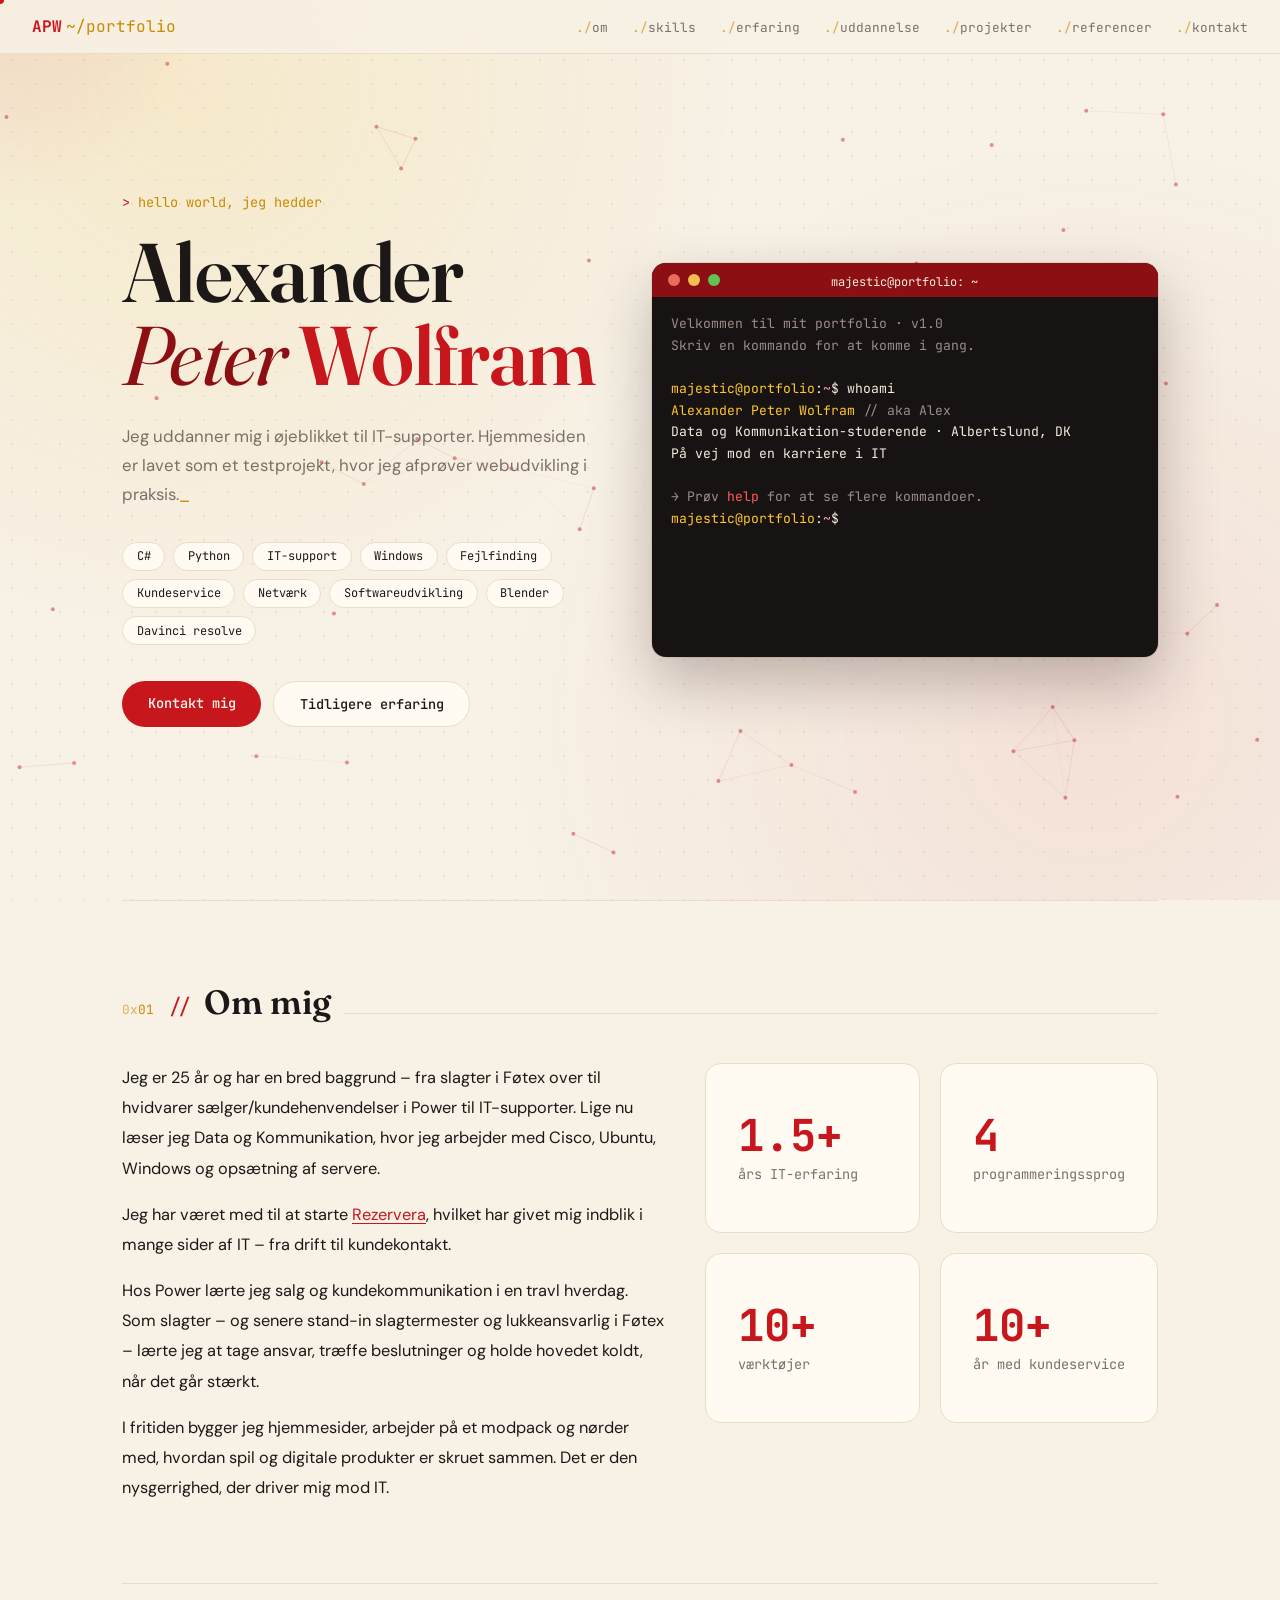
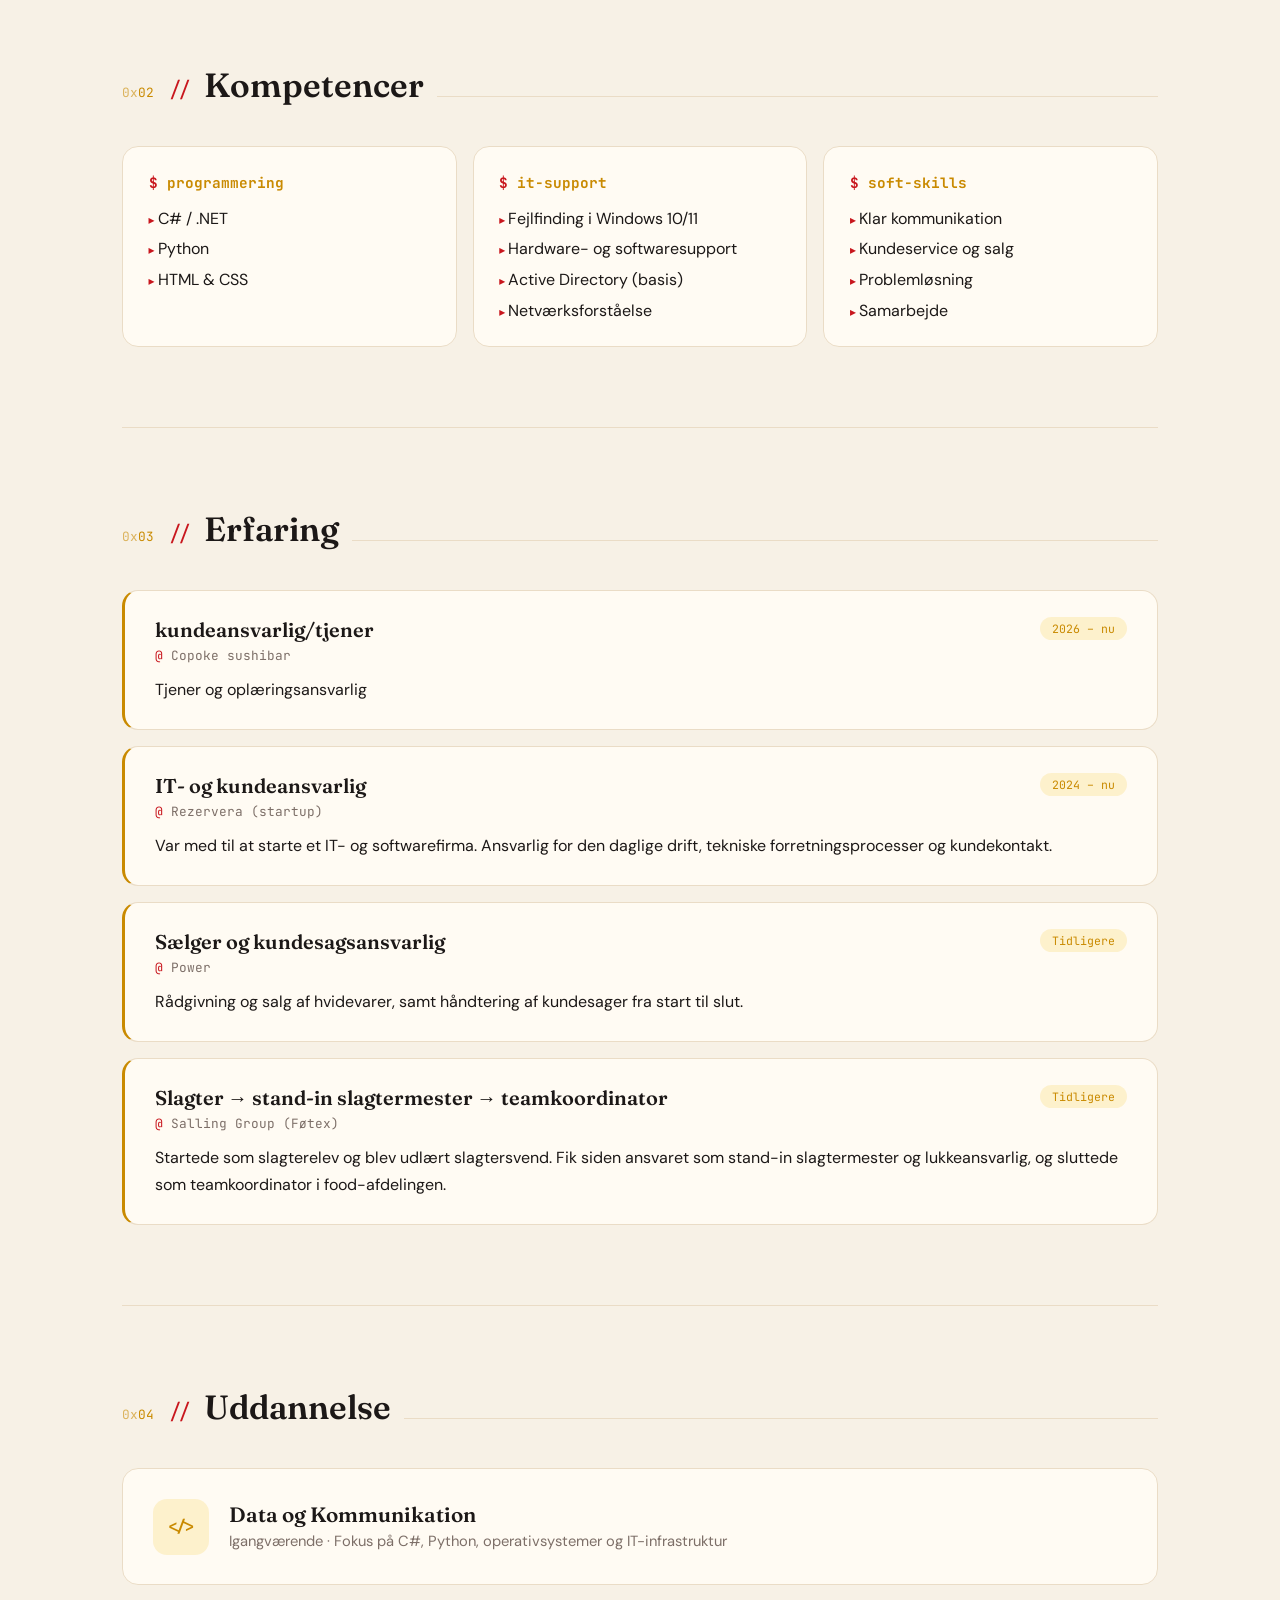
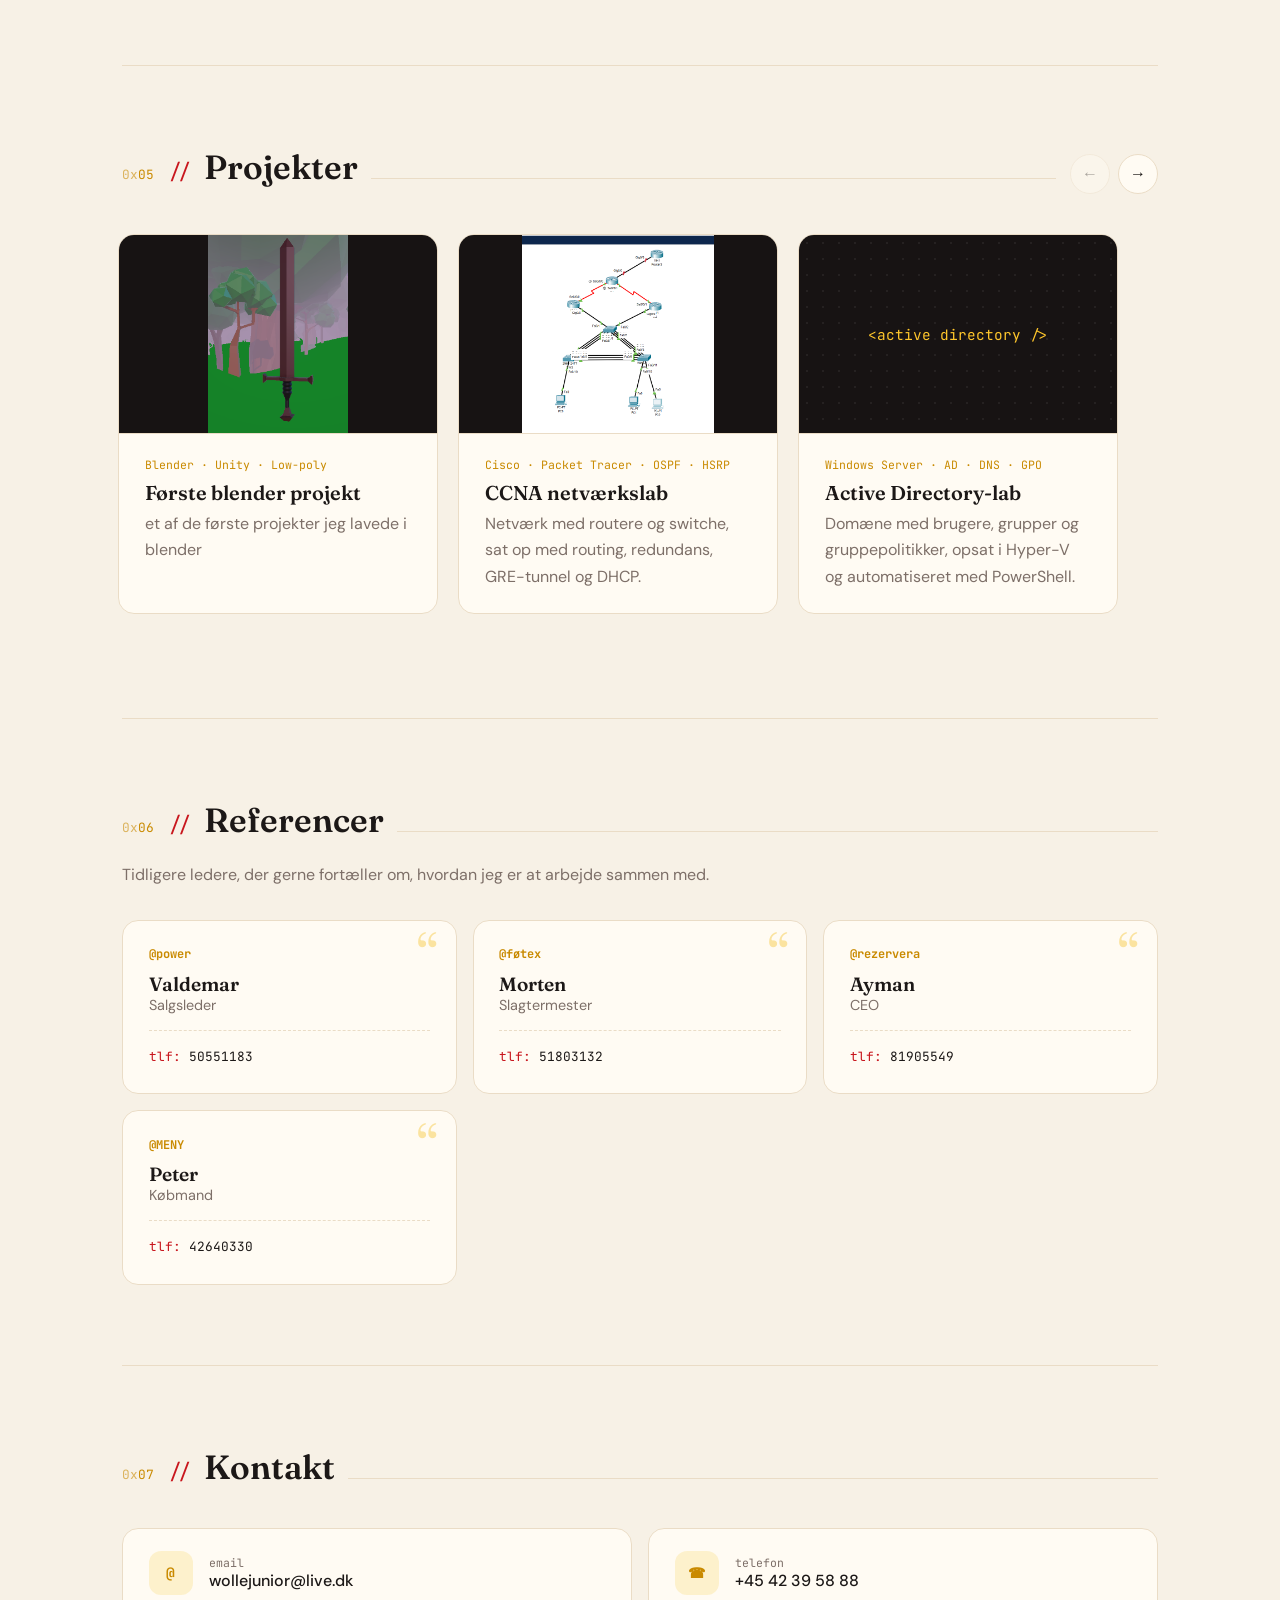
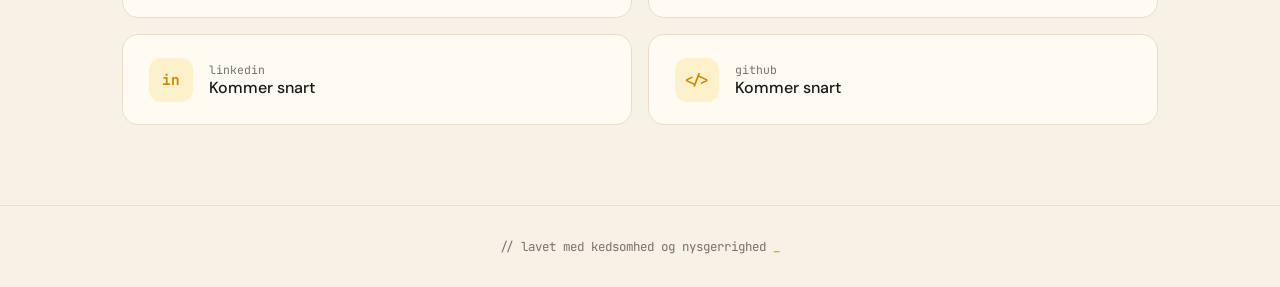
<file: index.html>
<!DOCTYPE html>
<html lang="da">
<head>
  <meta charset="UTF-8" />
  <meta name="viewport" content="width=device-width, initial-scale=1.0"/>
  <title>Alexander Peter Wolfram — CV</title>
  <link href="https://fonts.googleapis.com/css2?family=Fraunces:ital,opsz,wght@0,9..144,400;0,9..144,600;0,9..144,700;1,9..144,400&family=DM+Sans:wght@400;500;600&family=JetBrains+Mono:wght@400;500;700&display=swap" rel="stylesheet"/>
  <link rel="stylesheet" href="style.css?v=3"/>
</head>
<body>

<canvas id="bgNet"></canvas>
<div class="cursor-glow" id="glow"></div>
<div class="custom-cursor" id="cursor"></div>
<div class="cursor-ring" id="cursorRing"></div>

<nav>
  <div class="nav-logo">APW<span>~/portfolio</span></div>
  <ul class="nav-links">
    <li><a href="#om">om</a></li>
    <li><a href="#skills">skills</a></li>
    <li><a href="#erfaring">erfaring</a></li>
    <li><a href="#uddannelse">uddannelse</a></li>
    <li><a href="#projekter">projekter</a></li>
    <li><a href="#referencer">referencer</a></li>
    <li><a href="#kontakt">kontakt</a></li>
  </ul>
</nav>

<main>
  <div class="hero">
    <div>
      <p class="hero-pre">hello world, jeg hedder</p>
      <h1>Alexander<br><span class="line2">Peter</span> <span class="accent">Wolfram</span></h1>
      <p class="hero-desc">Jeg uddanner mig i øjeblikket til IT-supporter. Hjemmesiden er lavet som et testprojekt, hvor jeg afprøver webudvikling i praksis.<span class="blink">_</span></p>
      <div class="hero-tags">
        <span class="tag">C#</span> <span class="tag">Python</span> <span class="tag">IT-support</span> <span class="tag">Windows</span>
        <span class="tag">Fejlfinding</span> <span class="tag">Kundeservice</span> <span class="tag">Netværk</span>
        <span class="tag">Softwareudvikling</span> <span class="tag">Blender</span> <span class="tag">Davinci resolve</span>
      </div>
      <div class="hero-cta">
        <a href="#kontakt" class="btn btn-primary">Kontakt mig</a>
        <a href="#erfaring" class="btn btn-outline">Tidligere erfaring</a>
      </div>
    </div>

    <div class="terminal-wrap">
      <div class="terminal" id="terminal">
        <div class="term-bar">
          <span class="term-dot r"></span><span class="term-dot y"></span><span class="term-dot g"></span>
          <span class="term-title">majestic@portfolio: ~</span>
        </div>
        <div class="term-body" id="termBody">
          <div id="termOutput"></div>
          <div class="term-input-line" id="termInputLine" style="display:none">
            <span><span class="t-prompt">majestic@portfolio</span>:<span class="t-path">~</span>$</span>
            <input class="term-input" id="termInput" type="text" autocomplete="off" autocapitalize="off" spellcheck="false" aria-label="Terminal-kommando" />
          </div>
        </div>
      </div>
    </div>
  </div>

  <section id="om">
    <div class="section-header reveal"><span class="section-num">01</span><h2 class="section-title">Om mig</h2><div class="section-line"></div></div>
    <div class="about-grid">
      <div class="about-text reveal">
        <p>Jeg er 25 år og har en bred baggrund – fra slagter i Føtex over til hvidvarer sælger/kundehenvendelser i Power til IT-supporter. Lige nu læser jeg Data og Kommunikation, hvor jeg arbejder med Cisco, Ubuntu, Windows og opsætning af servere.</p>
        <p>Jeg har været med til at starte <a href="https://www.rezervera.com/" target="_blank">Rezervera</a>, hvilket har givet mig indblik i mange sider af IT – fra drift til kundekontakt.</p>
        <p>Hos Power lærte jeg salg og kundekommunikation i en travl hverdag. Som slagter – og senere stand-in slagtermester og lukkeansvarlig i Føtex – lærte jeg at tage ansvar, træffe beslutninger og holde hovedet koldt, når det går stærkt.</p>
        <p>I fritiden bygger jeg hjemmesider, arbejder på et modpack og nørder med, hvordan spil og digitale produkter er skruet sammen. Det er den nysgerrighed, der driver mig mod IT.</p>
      </div>
      <div class="about-stats reveal">
        <div class="stat-card"><div class="stat-num">1.5+</div><div class="stat-label">års IT-erfaring</div></div>
        <div class="stat-card"><div class="stat-num">4</div><div class="stat-label">programmeringssprog</div></div>
        <div class="stat-card"><div class="stat-num">10+</div><div class="stat-label">værktøjer</div></div>
        <div class="stat-card"><div class="stat-num">10+</div><div class="stat-label">år med kundeservice</div></div>
      </div>
    </div>
  </section>

  <section id="skills">
    <div class="section-header reveal"><span class="section-num">02</span><h2 class="section-title">Kompetencer</h2><div class="section-line"></div></div>
    <div class="skills-grid">
      <div class="skill-group reveal">
        <div class="skill-group-title">programmering</div>
        <ul class="skill-list"><li>C# / .NET</li><li>Python</li><li>HTML &amp; CSS</li></ul>
      </div>
      <div class="skill-group reveal">
        <div class="skill-group-title">it-support</div>
        <ul class="skill-list"><li>Fejlfinding i Windows 10/11</li><li>Hardware- og softwaresupport</li><li>Active Directory (basis)</li><li>Netværksforståelse</li></ul>
      </div>
      <div class="skill-group reveal">
        <div class="skill-group-title">soft-skills</div>
        <ul class="skill-list"><li>Klar kommunikation</li><li>Kundeservice og salg</li><li>Problemløsning</li><li>Samarbejde</li></ul>
      </div>
    </div>
  </section>

  <section id="erfaring">
    <div class="section-header reveal"><span class="section-num">03</span><h2 class="section-title">Erfaring</h2><div class="section-line"></div></div>
    <div class="exp-list">
        <div class="exp-card reveal">
        <div class="exp-top"><div class="exp-title">kundeansvarlig/tjener</div><div class="exp-date">2026 – nu</div></div>
        <div class="exp-company">Copoke sushibar</div>
        <div class="exp-desc">Tjener og oplæringsansvarlig</div>
      </div>
      <div class="exp-card reveal">
        <div class="exp-top"><div class="exp-title">IT- og kundeansvarlig</div><div class="exp-date">2024 – nu</div></div>
        <div class="exp-company">Rezervera (startup)</div>
        <div class="exp-desc">Var med til at starte et IT- og softwarefirma. Ansvarlig for den daglige drift, tekniske forretningsprocesser og kundekontakt.</div>
      </div>
      <div class="exp-card reveal">
        <div class="exp-top"><div class="exp-title">Sælger og kundesagsansvarlig</div><div class="exp-date">Tidligere</div></div>
        <div class="exp-company">Power</div>
        <div class="exp-desc">Rådgivning og salg af hvidevarer, samt håndtering af kundesager fra start til slut.</div>
      </div>
      <div class="exp-card reveal">
        <div class="exp-top"><div class="exp-title">Slagter → stand-in slagtermester → teamkoordinator</div><div class="exp-date">Tidligere</div></div>
        <div class="exp-company">Salling Group (Føtex)</div>
        <div class="exp-desc">Startede som slagterelev og blev udlært slagtersvend. Fik siden ansvaret som stand-in slagtermester og lukkeansvarlig, og sluttede som teamkoordinator i food-afdelingen.</div>
      </div>
    </div>
  </section>

  <section id="uddannelse">
    <div class="section-header reveal"><span class="section-num">04</span><h2 class="section-title">Uddannelse</h2><div class="section-line"></div></div>
    <div class="edu-card reveal">
      <div class="edu-icon">&lt;/&gt;</div>
      <div>
        <div class="edu-title">Data og Kommunikation</div>
        <div class="edu-sub">Igangværende · Fokus på C#, Python, operativsystemer og IT-infrastruktur</div>
      </div>
    </div>
  </section>

  <section id="projekter">
    <div class="section-header reveal"><span class="section-num">05</span><h2 class="section-title">Projekter</h2><div class="section-line"></div>
      <div class="proj-controls">
        <button class="proj-btn" id="projPrev" aria-label="Forrige projekt">←</button>
        <button class="proj-btn" id="projNext" aria-label="Næste projekt">→</button>
      </div>
    </div>
    <div class="proj-track" id="projTrack">
      <div class="proj-card reveal">
        <img src="images/svaerd.png" alt="Low-poly sværd i en skovscene" class="contain">
        <div class="proj-body">
          <div class="proj-tags">Blender · Unity · Low-poly</div>
          <div class="proj-title">Første blender projekt</div>
          <div class="proj-desc">et af de første projekter jeg lavede i blender</div>
        </div>
      </div>
      <div class="proj-card reveal">
         <img src="images/cisco.png" alt="cisco" class="contain">
        <div class="proj-body">
          <div class="proj-tags">Cisco · Packet Tracer · OSPF · HSRP</div>
          <div class="proj-title">CCNA netværkslab</div>
          <div class="proj-desc">Netværk med routere og switche, sat op med routing, redundans, GRE-tunnel og DHCP.</div>
        </div>
      </div>
      <div class="proj-card reveal">
        <div class="proj-thumb">&lt;active directory /&gt;</div>
        <div class="proj-body">
          <div class="proj-tags">Windows Server · AD · DNS · GPO</div>
          <div class="proj-title">Active Directory-lab</div>
          <div class="proj-desc">Domæne med brugere, grupper og gruppepolitikker, opsat i Hyper-V og automatiseret med PowerShell.</div>
        </div>
      </div>
      <div class="proj-card reveal">
        <div class="proj-thumb">&lt;linux + firewall /&gt;</div>
        <div class="proj-body">
          <div class="proj-tags">Rocky Linux · pfSense · VMware</div>
          <div class="proj-title">Linux-servere bag firewall</div>
          <div class="proj-desc">Linux-servere på et lukket LAN bag en pfSense-firewall, med en klient til at teste opsætningen.</div>
        </div>
      </div>
      <div class="proj-card reveal">
        <div class="proj-thumb">&lt;portfolio /&gt;</div>
        <div class="proj-body">
          <div class="proj-tags">HTML · CSS · JavaScript · GitHub Pages</div>
          <div class="proj-title">Denne hjemmeside</div>
          <div class="proj-desc">Mit CV som hjemmeside med en interaktiv terminal, hostet på GitHub Pages.</div>
        </div>
      </div>
    </div>
  </section>

  <section id="referencer">
    <div class="section-header reveal"><span class="section-num">06</span><h2 class="section-title">Referencer</h2><div class="section-line"></div></div>
    <p class="section-intro reveal">Tidligere ledere, der gerne fortæller om, hvordan jeg er at arbejde sammen med.</p>
    <div class="ref-grid">
      <div class="ref-card reveal">
        <div class="ref-company">@power</div>
        <div class="ref-name">Valdemar</div>
        <div class="ref-role">Salgsleder</div>
        <div class="ref-contact"><span class="k">tlf:</span> 50551183</div>
      </div>
      <div class="ref-card reveal">
        <div class="ref-company">@føtex</div>
        <div class="ref-name">Morten</div>
        <div class="ref-role">Slagtermester</div>
        <div class="ref-contact"><span class="k">tlf:</span> 51803132</div>
      </div>
      <div class="ref-card reveal">
        <div class="ref-company">@rezervera</div>
        <div class="ref-name">Ayman</div>
        <div class="ref-role">CEO</div>
        <div class="ref-contact"><span class="k">tlf:</span> 81905549</div>
      </div>
      <div class="ref-card reveal">
        <div class="ref-company">@MENY</div>
        <div class="ref-name">Peter</div>
        <div class="ref-role">Købmand</div>
        <div class="ref-contact"><span class="k">tlf:</span> 42640330</div>
      </div>
    </div>
  </section>

  <section id="kontakt">
    <div class="section-header reveal"><span class="section-num">07</span><h2 class="section-title">Kontakt</h2><div class="section-line"></div></div>
    <div class="contact-grid">
      <a href="mailto:wollejunior@live.dk" class="contact-card reveal">
        <div class="contact-icon">@</div>
        <div><div class="contact-label">email</div><div class="contact-value">wollejunior@live.dk</div></div>
      </a>
      <a href="tel:+4542395888" class="contact-card reveal">
        <div class="contact-icon">☎</div>
        <div><div class="contact-label">telefon</div><div class="contact-value">+45 42 39 58 88</div></div>
      </a>
      <a href="https://linkedin.com/in/dit-navn" target="_blank" class="contact-card reveal">
        <div class="contact-icon">in</div>
        <div><div class="contact-label">linkedin</div><div class="contact-value">Kommer snart</div></div>
      </a>
      <a href="https://github.com/dit-navn" target="_blank" class="contact-card reveal">
        <div class="contact-icon">&lt;/&gt;</div>
        <div><div class="contact-label">github</div><div class="contact-value">Kommer snart</div></div>
      </a>
    </div>
  </section>
</main>

<footer><p>// lavet med kedsomhed og nysgerrighed <span class="blink">_</span></p></footer>

<script src="script.js?v=3"></script>
</body>
</html>
</file>
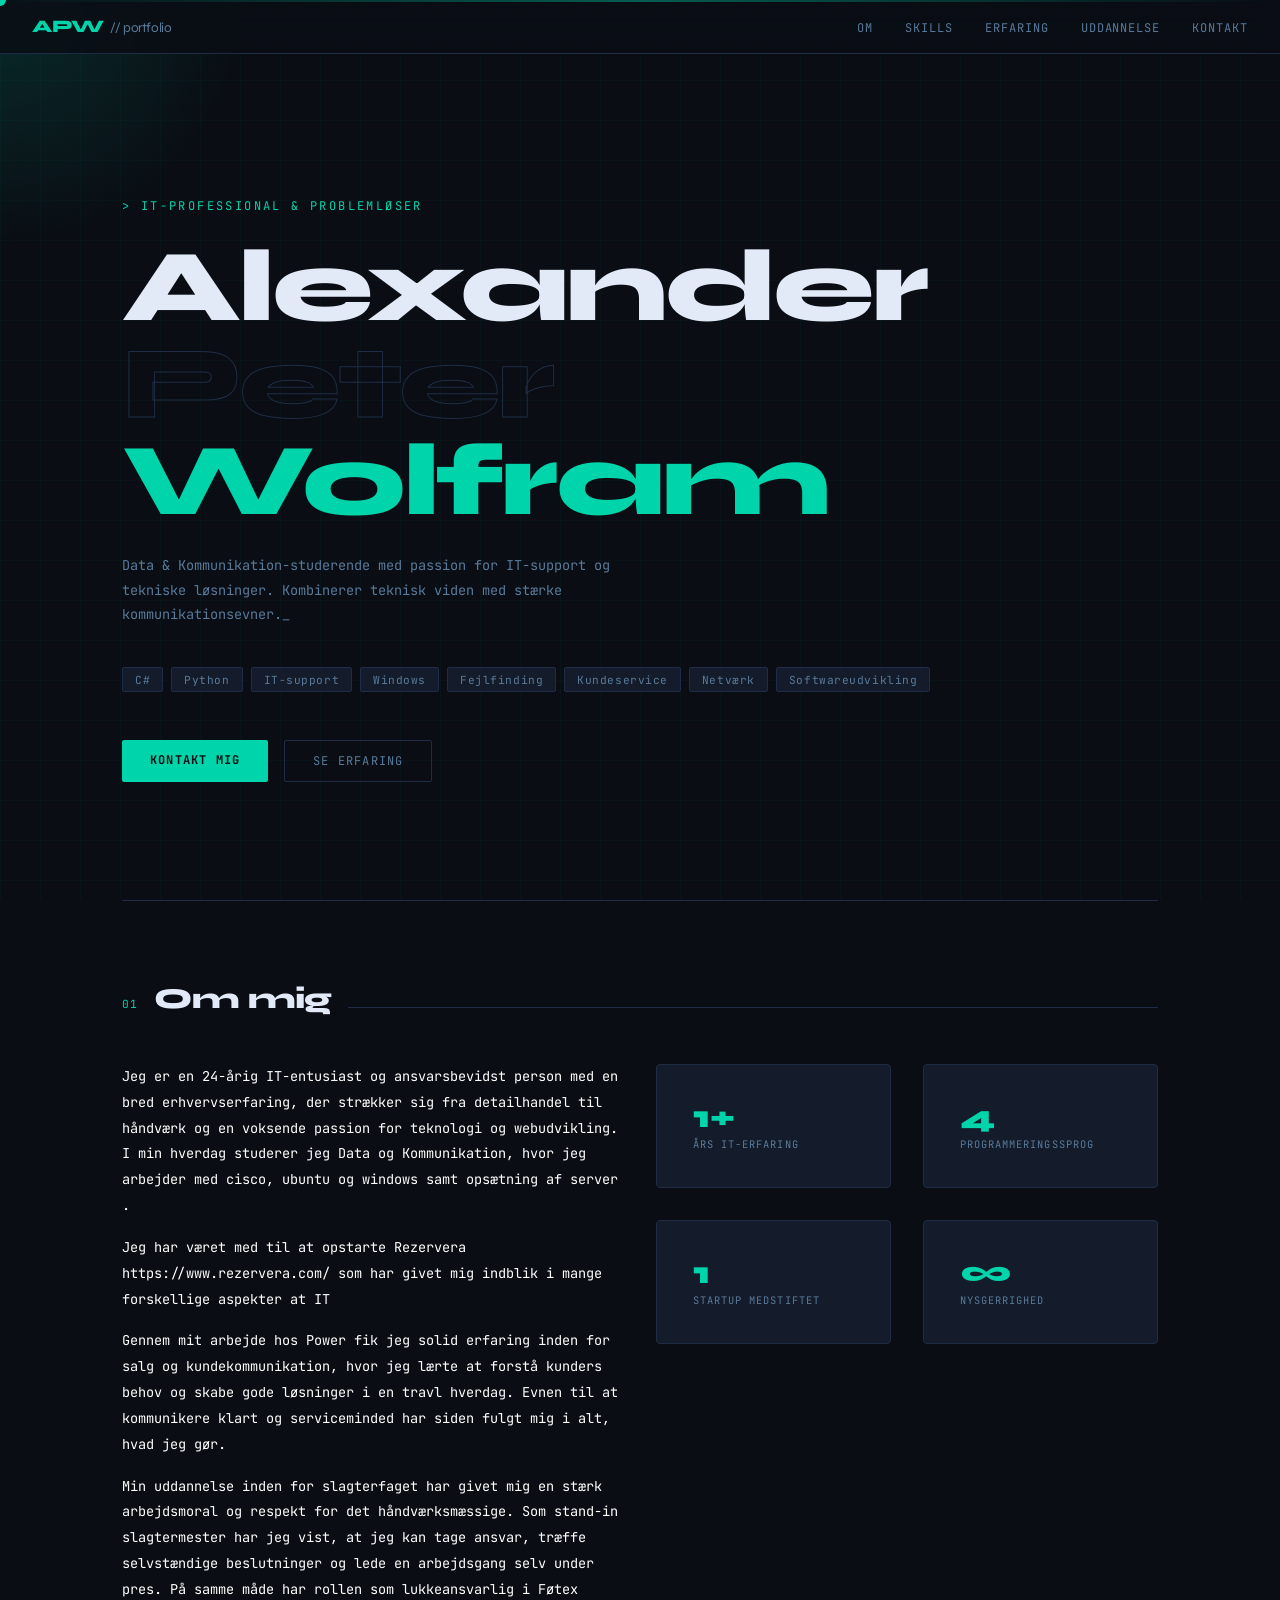
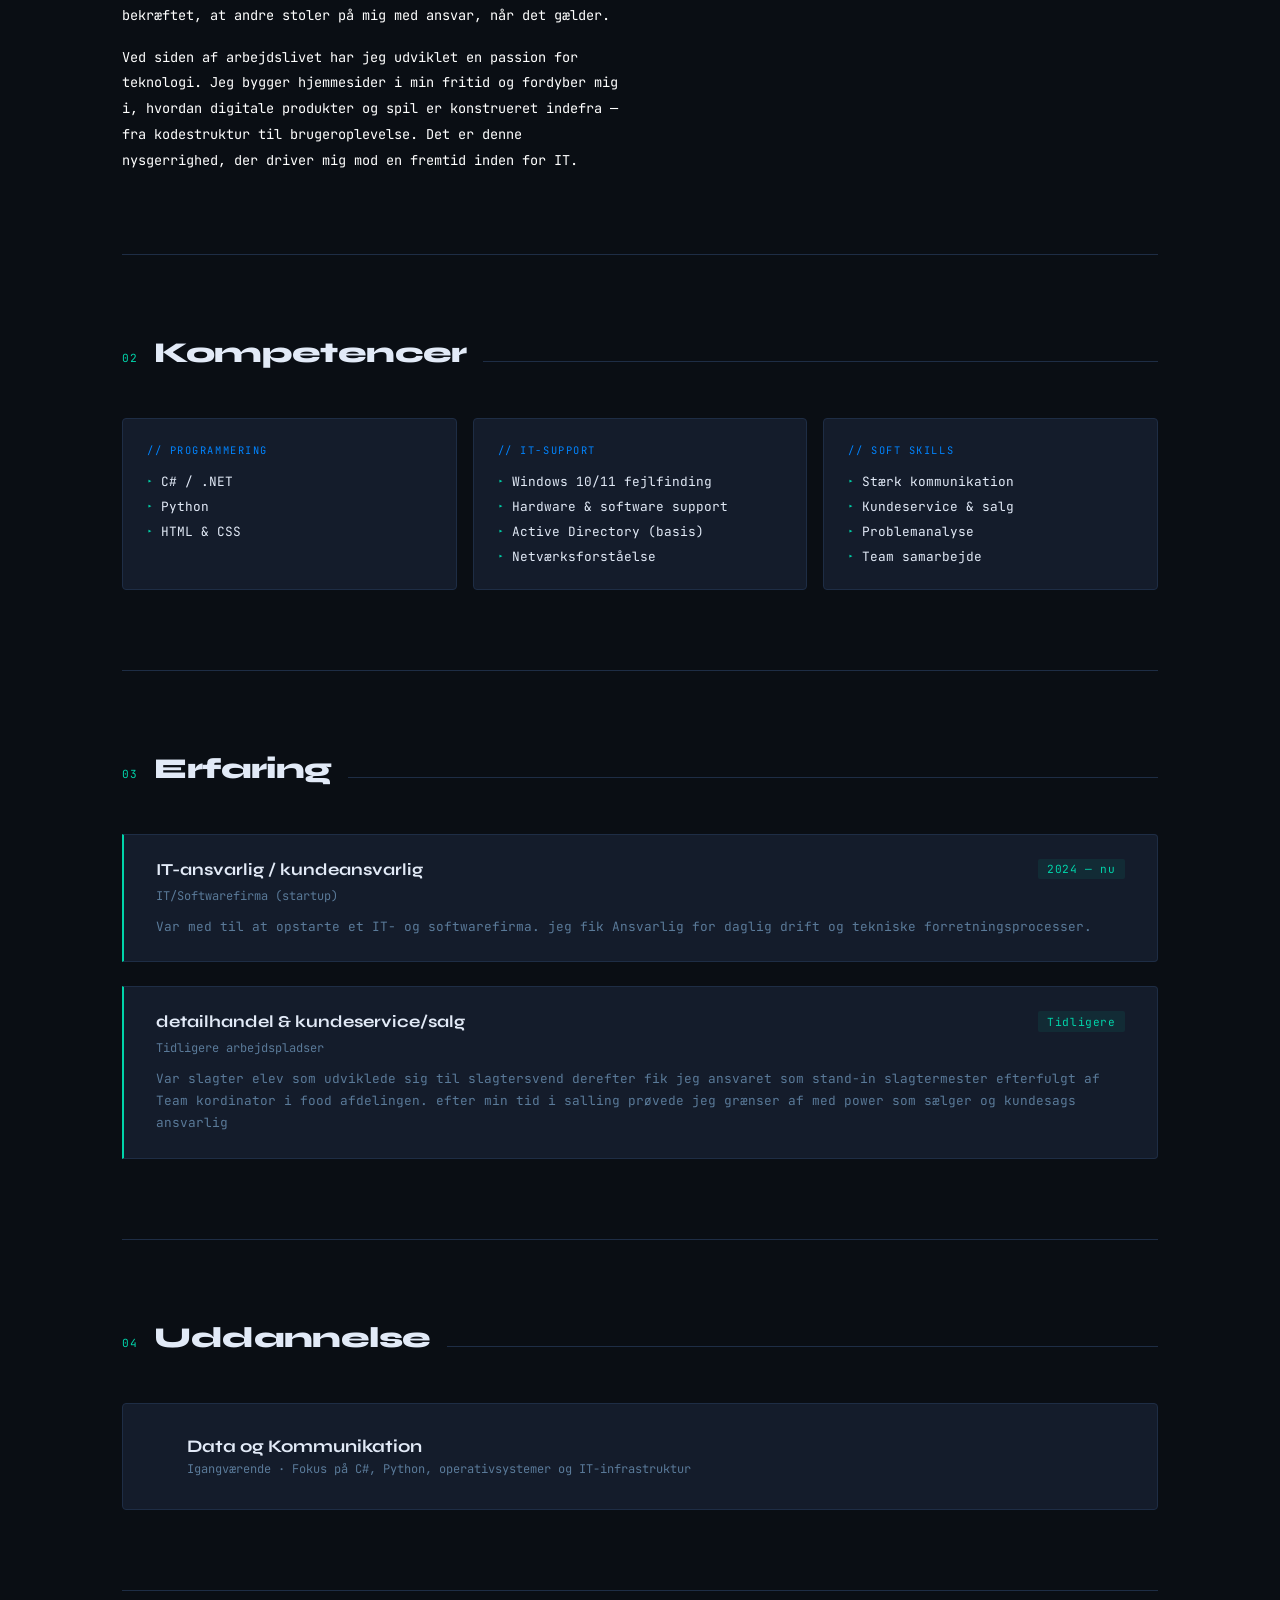
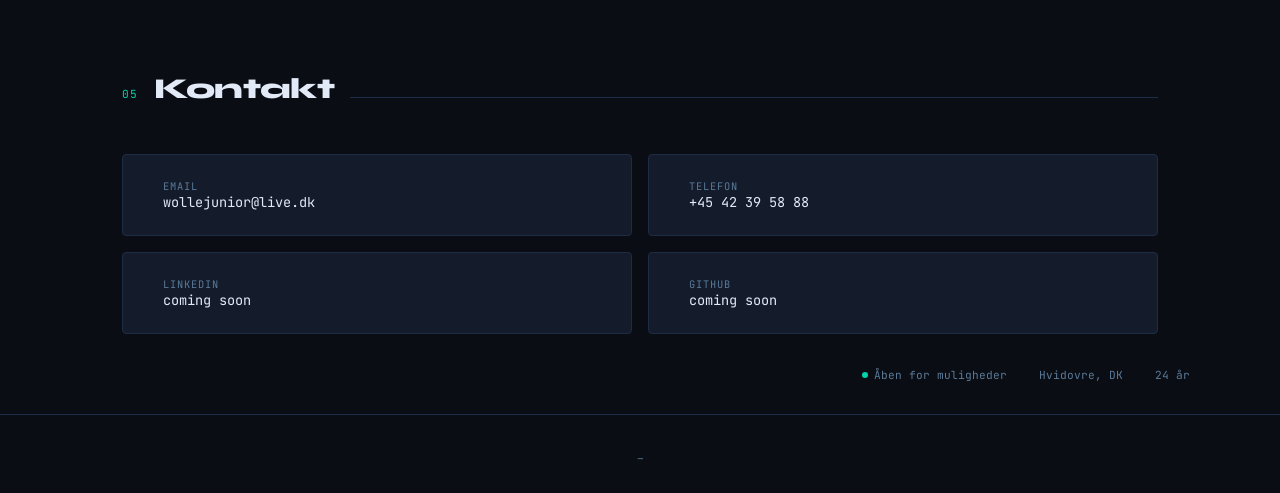
<file: index.html.html>
<!DOCTYPE html>
<html lang="da">
<head>
  <meta charset="UTF-8" />
  <meta name="viewport" content="width=device-width, initial-scale=1.0"/>
  <title>Alexander Peter Wolfram — CV</title>
  <link href="https://fonts.googleapis.com/css2?family=JetBrains+Mono:wght@300;400;600;700&family=Syne:wght@400;600;800&display=swap" rel="stylesheet"/>
  <style>
    :root {
      --bg: #0a0e14;
      --bg2: #0f1520;
      --surface: #141c2b;
      --border: #1e2d45;
      --accent: #00d4aa;
      --accent2: #0084ff;
      --accent3: #ff4f7b;
      --text: #e2eaf7;
      --muted: #5a7a99;
      --mono: 'JetBrains Mono', monospace;
      --sans: 'Syne', sans-serif;
    }

    * { margin: 0; padding: 0; box-sizing: border-box; }

    html { scroll-behavior: smooth; }

    body {
      background: var(--bg);
      color: var(--text);
      font-family: var(--mono);
      min-height: 100vh;
      overflow-x: hidden;
    }

    body::before {
      content: '';
      position: fixed;
      inset: 0;
      background-image:
        linear-gradient(rgba(0,212,170,0.03) 1px, transparent 1px),
        linear-gradient(90deg, rgba(0,212,170,0.03) 1px, transparent 1px);
      background-size: 40px 40px;
      pointer-events: none;
      z-index: 0;
    }

    body::after {
      content: '';
      position: fixed;
      top: 0; left: 0; right: 0;
      height: 2px;
      background: linear-gradient(90deg, transparent, var(--accent), transparent);
      animation: scanline 6s linear infinite;
      z-index: 100;
      opacity: 0.4;
    }

    @keyframes scanline {
      0% { top: 0; }
      100% { top: 100vh; }
    }

    .cursor-glow {
  position: fixed;
  width: 500px;
  height: 500px;
  border-radius: 50%;
  background: radial-gradient(circle, rgba(0,212,170,0.15) 0%, transparent 70%);
  pointer-events: none;
  transform: translate(-50%, -50%);
  transition: left 0.1s, top 0.1s;
  z-index: 1;
}

* {
  cursor: none;
}

.custom-cursor {
  position: fixed;
  width: 12px;
  height: 12px;
  background: var(--accent);
  border-radius: 50%;
  pointer-events: none;
  transform: translate(-50%, -50%);
  transition: left 0.05s, top 0.05s;
  z-index: 9999;
}

    nav {
      position: fixed;
      top: 0; left: 0; right: 0;
      z-index: 50;
      padding: 1rem 2rem;
      display: flex;
      justify-content: space-between;
      align-items: center;
      background: rgba(10,14,20,0.85);
      backdrop-filter: blur(12px);
      border-bottom: 1px solid var(--border);
    }

    .nav-logo {
      font-family: var(--sans);
      font-size: 1.1rem;
      font-weight: 800;
      color: var(--accent);
      letter-spacing: -0.02em;
    }

    .nav-logo span { color: var(--muted); font-weight: 400; font-size: 0.85rem; margin-left: 6px; }

    .nav-links {
      display: flex;
      gap: 2rem;
      list-style: none;
    }

    .nav-links a {
      color: var(--muted);
      text-decoration: none;
      font-size: 0.75rem;
      letter-spacing: 0.08em;
      text-transform: uppercase;
      transition: color 0.2s;
    }

    .nav-links a:hover { color: var(--accent); }

    main {
      position: relative;
      z-index: 2;
      max-width: 1100px;
      margin: 0 auto;
      padding: 0 2rem;
    }

    .hero {
      min-height: 100vh;
      display: flex;
      flex-direction: column;
      justify-content: center;
      padding-top: 80px;
    }

    .hero-pre {
      font-size: 0.75rem;
      letter-spacing: 0.2em;
      color: var(--accent);
      text-transform: uppercase;
      margin-bottom: 1.5rem;
      opacity: 0;
      animation: fadeUp 0.6s ease forwards 0.2s;
    }

    .hero-pre::before { content: '> '; }

    .hero h1 {
      font-family: var(--sans);
      font-size: clamp(3rem, 8vw, 7rem);
      font-weight: 800;
      line-height: 0.95;
      letter-spacing: -0.03em;
      margin-bottom: 1.5rem;
      opacity: 0;
      animation: fadeUp 0.6s ease forwards 0.35s;
    }

    .hero h1 .line2 {
      color: transparent;
      -webkit-text-stroke: 1px var(--border);
      display: block;
    }

    .hero h1 .accent { color: var(--accent); }

    .hero-desc {
      max-width: 520px;
      font-size: 0.85rem;
      line-height: 1.8;
      color: var(--muted);
      margin-bottom: 2.5rem;
      opacity: 0;
      animation: fadeUp 0.6s ease forwards 0.5s;
    }

    .hero-tags {
      display: flex;
      flex-wrap: wrap;
      gap: 0.5rem;
      margin-bottom: 3rem;
      opacity: 0;
      animation: fadeUp 0.6s ease forwards 0.65s;
    }

    .tag {
      font-size: 0.7rem;
      padding: 0.3rem 0.75rem;
      border: 1px solid var(--border);
      border-radius: 2px;
      color: var(--muted);
      letter-spacing: 0.05em;
      transition: all 0.2s;
      background: var(--surface);
    }

    .tag:hover {
      border-color: var(--accent);
      color: var(--accent);
      background: rgba(0,212,170,0.05);
    }

    .hero-cta {
      display: flex;
      gap: 1rem;
      opacity: 0;
      animation: fadeUp 0.6s ease forwards 0.8s;
    }

    .btn {
      padding: 0.75rem 1.75rem;
      font-family: var(--mono);
      font-size: 0.75rem;
      letter-spacing: 0.1em;
      text-transform: uppercase;
      text-decoration: none;
      border-radius: 2px;
      transition: all 0.2s;
      cursor: pointer;
      border: none;
    }

    .btn-primary {
      background: var(--accent);
      color: var(--bg);
      font-weight: 700;
    }

    .btn-primary:hover {
      background: #00f0c0;
      transform: translateY(-2px);
      box-shadow: 0 8px 24px rgba(0,212,170,0.3);
    }

    .btn-outline {
      border: 1px solid var(--border);
      color: var(--muted);
      background: transparent;
    }

    .btn-outline:hover {
      border-color: var(--accent);
      color: var(--accent);
    }

    .status-bar {
      position: absolute;
      bottom: 2rem;
      right: 0;
      display: flex;
      gap: 2rem;
      font-size: 0.7rem;
      color: var(--muted);
      opacity: 0;
      animation: fadeUp 0.6s ease forwards 1s;
    }

    .status-item { display: flex; align-items: center; gap: 0.4rem; }

    .status-dot {
      width: 6px; height: 6px;
      border-radius: 50%;
      background: var(--accent);
      animation: pulse 2s ease-in-out infinite;
    }

    @keyframes pulse {
      0%, 100% { opacity: 1; }
      50% { opacity: 0.3; }
    }

    section {
      padding: 5rem 0;
      border-top: 1px solid var(--border);
    }

    .section-header {
      display: flex;
      align-items: baseline;
      gap: 1rem;
      margin-bottom: 3rem;
    }

    .section-num {
      font-size: 0.7rem;
      color: var(--accent);
      letter-spacing: 0.1em;
    }

    .section-title {
      font-family: var(--sans);
      font-size: 1.8rem;
      font-weight: 800;
      letter-spacing: -0.02em;
    }

    .section-line {
      flex: 1;
      height: 1px;
      background: var(--border);
    }

    .about-grid {
      display: grid;
      grid-template-columns: 1fr 1fr;
      gap: 2rem;
    }

    .about-text {
      font-size: 0.85rem;
      line-height: 1.9;
      color: #ffffff;
    }

    .about-text p + p { margin-top: 1rem; }

    .about-stats {
      display: grid;
      grid-template-columns: 1fr 1fr;
      gap: 2rem;
      align-content: start;
    }

    .stat-card {
      background: var(--surface);
      border: 1px solid var(--border);
      padding: 2.25rem;
      border-radius: 4px;
      transition: border-color 0.2s;
    }

    .stat-card:hover { border-color: var(--accent); }

    .stat-num {
      font-family: var(--sans);
      font-size: 2rem;
      font-weight: 800;
      color: var(--accent);
      line-height: 1;
      margin-bottom: 0.25rem;
    }

    .stat-label {
      font-size: 0.65rem;
      color: var(--muted);
      text-transform: uppercase;
      letter-spacing: 0.1em;
    }

    .skills-grid {
      display: grid;
      grid-template-columns: repeat(3, 1fr);
      gap: 1rem;
    }

    .skill-group {
      background: var(--surface);
      border: 1px solid var(--border);
      padding: 1.5rem;
      border-radius: 4px;
      transition: all 0.2s;
    }

    .skill-group:hover {
      border-color: var(--accent2);
      transform: translateY(-3px);
      box-shadow: 0 8px 32px rgba(0,132,255,0.1);
    }

    .skill-group-title {
      font-size: 0.65rem;
      text-transform: uppercase;
      letter-spacing: 0.15em;
      color: var(--accent2);
      margin-bottom: 1rem;
    }

    .skill-list {
      list-style: none;
      display: flex;
      flex-direction: column;
      gap: 0.5rem;
    }

    .skill-list li {
      font-size: 0.8rem;
      color: var(--text);
      display: flex;
      align-items: center;
      gap: 0.5rem;
    }

    .skill-list li::before {
      content: '▸';
      color: var(--accent);
      font-size: 0.6rem;
    }

    .exp-list { display: flex; flex-direction: column; gap: 1.5rem; }

    .exp-card {
      background: var(--surface);
      border: 1px solid var(--border);
      border-left: 2px solid var(--accent);
      padding: 1.5rem 2rem;
      border-radius: 0 4px 4px 0;
      transition: all 0.2s;
    }

    .exp-card:hover {
      border-left-color: var(--accent2);
      transform: translateX(4px);
    }

    .exp-top {
      display: flex;
      justify-content: space-between;
      align-items: flex-start;
      margin-bottom: 0.5rem;
    }

    .exp-title {
      font-family: var(--sans);
      font-size: 1.05rem;
      font-weight: 700;
    }

    .exp-date {
      font-size: 0.7rem;
      color: var(--accent);
      letter-spacing: 0.05em;
      background: rgba(0,212,170,0.08);
      padding: 0.2rem 0.6rem;
      border-radius: 2px;
    }

    .exp-company {
      font-size: 0.75rem;
      color: var(--muted);
      margin-bottom: 0.75rem;
    }

    .exp-desc {
      font-size: 0.8rem;
      line-height: 1.7;
      color: var(--muted);
    }

    .edu-card {
      background: var(--surface);
      border: 1px solid var(--border);
      padding: 2rem;
      border-radius: 4px;
      display: grid;
      grid-template-columns: auto 1fr;
      gap: 2rem;
      align-items: center;
      transition: all 0.2s;
    }

    .edu-card:hover { border-color: var(--accent3); }

   

    .edu-title {
      font-family: var(--sans);
      font-size: 1.1rem;
      font-weight: 700;
      margin-bottom: 0.25rem;
    }

    .edu-sub {
      font-size: 0.75rem;
      color: var(--muted);
    }

    .contact-grid {
      display: grid;
      grid-template-columns: 1fr 1fr;
      gap: 1rem;
    }

    .contact-card {
      background: var(--surface);
      border: 1px solid var(--border);
      padding: 1.5rem;
      border-radius: 4px;
      display: flex;
      align-items: center;
      gap: 1rem;
      text-decoration: none;
      color: var(--text);
      transition: all 0.2s;
    }

    .contact-card:hover {
      border-color: var(--accent);
      transform: translateY(-2px);
    }

   

    .contact-label {
      font-size: 0.65rem;
      text-transform: uppercase;
      letter-spacing: 0.1em;
      color: var(--muted);
    }

    .contact-value {
      font-size: 0.85rem;
      color: var(--text);
    }

    footer {
      border-top: 1px solid var(--border);
      padding: 2rem;
      text-align: center;
      font-size: 0.7rem;
      color: var(--muted);
      position: relative;
      z-index: 2;
    }

    .blink {
      animation: blink 1.2s step-end infinite;
    }

    @keyframes blink {
      0%, 100% { opacity: 1; }
      50% { opacity: 0; }
    }

    @keyframes fadeUp {
      from { opacity: 0; transform: translateY(20px); }
      to { opacity: 1; transform: translateY(0); }
    }

    .reveal {
      opacity: 0;
      transform: translateY(24px);
      transition: opacity 0.6s ease, transform 0.6s ease;
    }

    .reveal.visible {
      opacity: 1;
      transform: translateY(0);
    }

    @media (max-width: 768px) {
      .about-grid { grid-template-columns: 1fr; }
      .skills-grid { grid-template-columns: 1fr; }
      .contact-grid { grid-template-columns: 1fr; }
      .nav-links { display: none; }
      .hero h1 { font-size: clamp(2.5rem, 12vw, 4rem); }
    }
  </style>
</head>
<body>

<div class="cursor-glow" id="glow"></div>
<div class="custom-cursor" id="cursor"></div>

<nav>
  <div class="nav-logo">APW<span>// portfolio</span></div>
  <ul class="nav-links">
    <li><a href="#om">Om</a></li>
    <li><a href="#skills">Skills</a></li>
    <li><a href="#erfaring">Erfaring</a></li>
    <li><a href="#uddannelse">Uddannelse</a></li>
    <li><a href="#kontakt">Kontakt</a></li>
  </ul>
</nav>

<main>
  <div class="hero">
    <p class="hero-pre">IT-professional &amp; problemløser</p>
    <h1>
      Alexander<br>
      <span class="line2">Peter</span>
      <span class="accent"> Wolfram</span>
    </h1>
    <p class="hero-desc">
      Data &amp; Kommunikation-studerende med passion for IT-support og tekniske løsninger. Kombinerer teknisk viden med stærke kommunikationsevner.<span class="blink">_</span>
    </p>
    <div class="hero-tags">
      <span class="tag">C#</span>
      <span class="tag">Python</span>
      <span class="tag">IT-support</span>
      <span class="tag">Windows</span>
      <span class="tag">Fejlfinding</span>
      <span class="tag">Kundeservice</span>
      <span class="tag">Netværk</span>
      <span class="tag">Softwareudvikling</span>
    </div>
    <div class="hero-cta">
      <a href="#kontakt" class="btn btn-primary">Kontakt mig</a>
      <a href="#erfaring" class="btn btn-outline">Se erfaring</a>
    </div>
    <div class="status-bar">
      <div class="status-item">
        <div class="status-dot"></div>
        <span>Åben for muligheder</span>
      </div>
      <div class="status-item"><span> Hvidovre, DK</span></div>
      <div class="status-item"><span>24 år</span></div>
    </div>
  </div>

  <section id="om">
    <div class="section-header reveal">
      <span class="section-num">01</span>
      <h2 class="section-title">Om mig</h2>
      <div class="section-line"></div>
    </div>
    <div class="about-grid">
      <div class="about-text reveal">
        <p>Jeg er en 24-årig IT-entusiast og ansvarsbevidst person med en bred erhvervserfaring, der strækker sig fra detailhandel til håndværk og en voksende passion for teknologi og webudvikling. I min hverdag studerer jeg Data og Kommunikation, hvor jeg arbejder med cisco, ubuntu og windows samt opsætning af server .</p>
        <p>Jeg har været med til at opstarte Rezervera https://www.rezervera.com/ som har givet mig indblik i mange forskellige aspekter at IT</p>
        <p>Gennem mit arbejde hos Power fik jeg solid erfaring inden for salg og kundekommunikation, hvor jeg lærte at forstå kunders behov og skabe gode løsninger i en travl hverdag. Evnen til at kommunikere klart og serviceminded har siden fulgt mig i alt, hvad jeg gør.</p>
        <p>Min uddannelse inden for slagterfaget har givet mig en stærk arbejdsmoral og respekt for det håndværksmæssige. Som stand-in slagtermester har jeg vist, at jeg kan tage ansvar, træffe selvstændige beslutninger og lede en arbejdsgang selv under pres. På samme måde har rollen som lukkeansvarlig i Føtex bekræftet, at andre stoler på mig med ansvar, når det gælder.</p>
        <p>Ved siden af arbejdslivet har jeg udviklet en passion for teknologi. Jeg bygger hjemmesider i min fritid og fordyber mig i, hvordan digitale produkter og spil er konstrueret indefra — fra kodestruktur til brugeroplevelse. Det er denne nysgerrighed, der driver mig mod en fremtid inden for IT.</p>
    </div>
      <div class="about-stats reveal">
        <div class="stat-card">
          <div class="stat-num">1+</div>
          <div class="stat-label">Års IT-erfaring</div>
        </div>
        <div class="stat-card">
          <div class="stat-num">4</div>
          <div class="stat-label">Programmeringssprog</div>
        </div>
        <div class="stat-card">
          <div class="stat-num">1</div>
          <div class="stat-label">Startup medstiftet</div>
        </div>
        <div class="stat-card">
          <div class="stat-num">∞</div>
          <div class="stat-label">Nysgerrighed</div>
        </div>
      </div>
    </div>
  </section>

  <section id="skills">
    <div class="section-header reveal">
      <span class="section-num">02</span>
      <h2 class="section-title">Kompetencer</h2>
      <div class="section-line"></div>
    </div>
    <div class="skills-grid">
      <div class="skill-group reveal">
        <div class="skill-group-title">// Programmering</div>
        <ul class="skill-list">
          <li>C# / .NET</li>
          <li>Python</li>
          <li>HTML & CSS</li>

        </ul>
      </div>
      <div class="skill-group reveal">
        <div class="skill-group-title">// IT-support</div>
        <ul class="skill-list">
          <li>Windows 10/11 fejlfinding</li>
          <li>Hardware & software support</li>
          <li>Active Directory (basis)</li>
          <li>Netværksforståelse</li>
        </ul>
      </div>
      <div class="skill-group reveal">
        <div class="skill-group-title">// Soft skills</div>
        <ul class="skill-list">
          <li>Stærk kommunikation</li>
          <li>Kundeservice & salg</li>
          <li>Problemanalyse</li>
          <li>Team samarbejde</li>
        </ul>
      </div>
    </div>
  </section>


  

  <section id="erfaring">
    <div class="section-header reveal">
      <span class="section-num">03</span>
      <h2 class="section-title">Erfaring</h2>
      <div class="section-line"></div>
    </div>
    <div class="exp-list">
      <div class="exp-card reveal">
        <div class="exp-top">
          <div class="exp-title">IT-ansvarlig / kundeansvarlig</div>
          <div class="exp-date">2024 — nu</div>
        </div>
        <div class="exp-company">IT/Softwarefirma (startup)</div>
        <div class="exp-desc">Var med til at opstarte et IT- og softwarefirma. jeg fik Ansvarlig for daglig drift og tekniske forretningsprocesser.</div>
      </div>
      <div class="exp-card reveal">
        <div class="exp-top">
          <div class="exp-title">detailhandel & kundeservice/salg </div>
          <div class="exp-date">Tidligere</div>
        </div>
        <div class="exp-company">Tidligere arbejdspladser</div>
        <div class="exp-desc">Var slagter elev som udviklede sig til slagtersvend derefter fik jeg ansvaret som stand-in slagtermester efterfulgt af Team kordinator i food afdelingen. efter min tid i salling prøvede jeg grænser af med power som sælger og kundesags ansvarlig</div>
      </div>
    </div>
  </section>

  <section id="uddannelse">
    <div class="section-header reveal">
      <span class="section-num">04</span>
      <h2 class="section-title">Uddannelse</h2>
      <div class="section-line"></div>
    </div>
    <div class="edu-card reveal">
      <div class="edu-icon"></div>
      <div>
        <div class="edu-title">Data og Kommunikation</div>
        <div class="edu-sub">Igangværende · Fokus på C#, Python, operativsystemer og IT-infrastruktur</div>
      </div>
    </div>
  </section>

  <section id="kontakt">
    <div class="section-header reveal">
      <span class="section-num">05</span>
      <h2 class="section-title">Kontakt</h2>
      <div class="section-line"></div>
    </div>
    <div class="contact-grid">
      <a href="mailto:din@email.dk" class="contact-card reveal">
        <div class="contact-icon"></div>
        <div>
          <div class="contact-label">Email</div>
          <div class="contact-value">wollejunior@live.dk</div>
        </div>
      </a>
      <a href="tel:+4500000000" class="contact-card reveal">
        <div class="contact-icon"></div>
        <div>
          <div class="contact-label">Telefon</div>
          <div class="contact-value">+45 42 39 58 88</div>
        </div>
      </a>
      <a href="https://linkedin.com/in/dit-navn" target="_blank" class="contact-card reveal">
        <div class="contact-icon"></div>
        <div>
          <div class="contact-label">LinkedIn</div>
          <div class="contact-value">coming soon</div>
        </div>
      </a>
      <a href="https://github.com/dit-navn" target="_blank" class="contact-card reveal">
        <div class="contact-icon"></div>
        <div>
          <div class="contact-label">GitHub</div>
          <div class="contact-value">coming soon</div>
        </div>
      </a>
    </div>
  </section>
</main>

<footer>
  <p><span class="blink">_</span></p>
</footer>

<script>
// LOADER

  const glow = document.getElementById('glow');
  const cursor = document.getElementById('cursor');

  document.addEventListener('mousemove', e => {
    glow.style.left = e.clientX + 'px';
    glow.style.top = e.clientY + 'px';
    cursor.style.left = e.clientX + 'px';
    cursor.style.top = e.clientY + 'px';
  });

  const observer = new IntersectionObserver(entries => {
    entries.forEach(e => {
      if (e.isIntersecting) e.target.classList.add('visible');
    });
  }, { threshold: 0.1, rootMargin: '0px 0px -40px 0px' });

  document.querySelectorAll('.reveal').forEach((el, i) => {
    el.style.transitionDelay = (i % 4) * 0.1 + 's';
    observer.observe(el);
  });
</script>
</body>
</html>
</file>
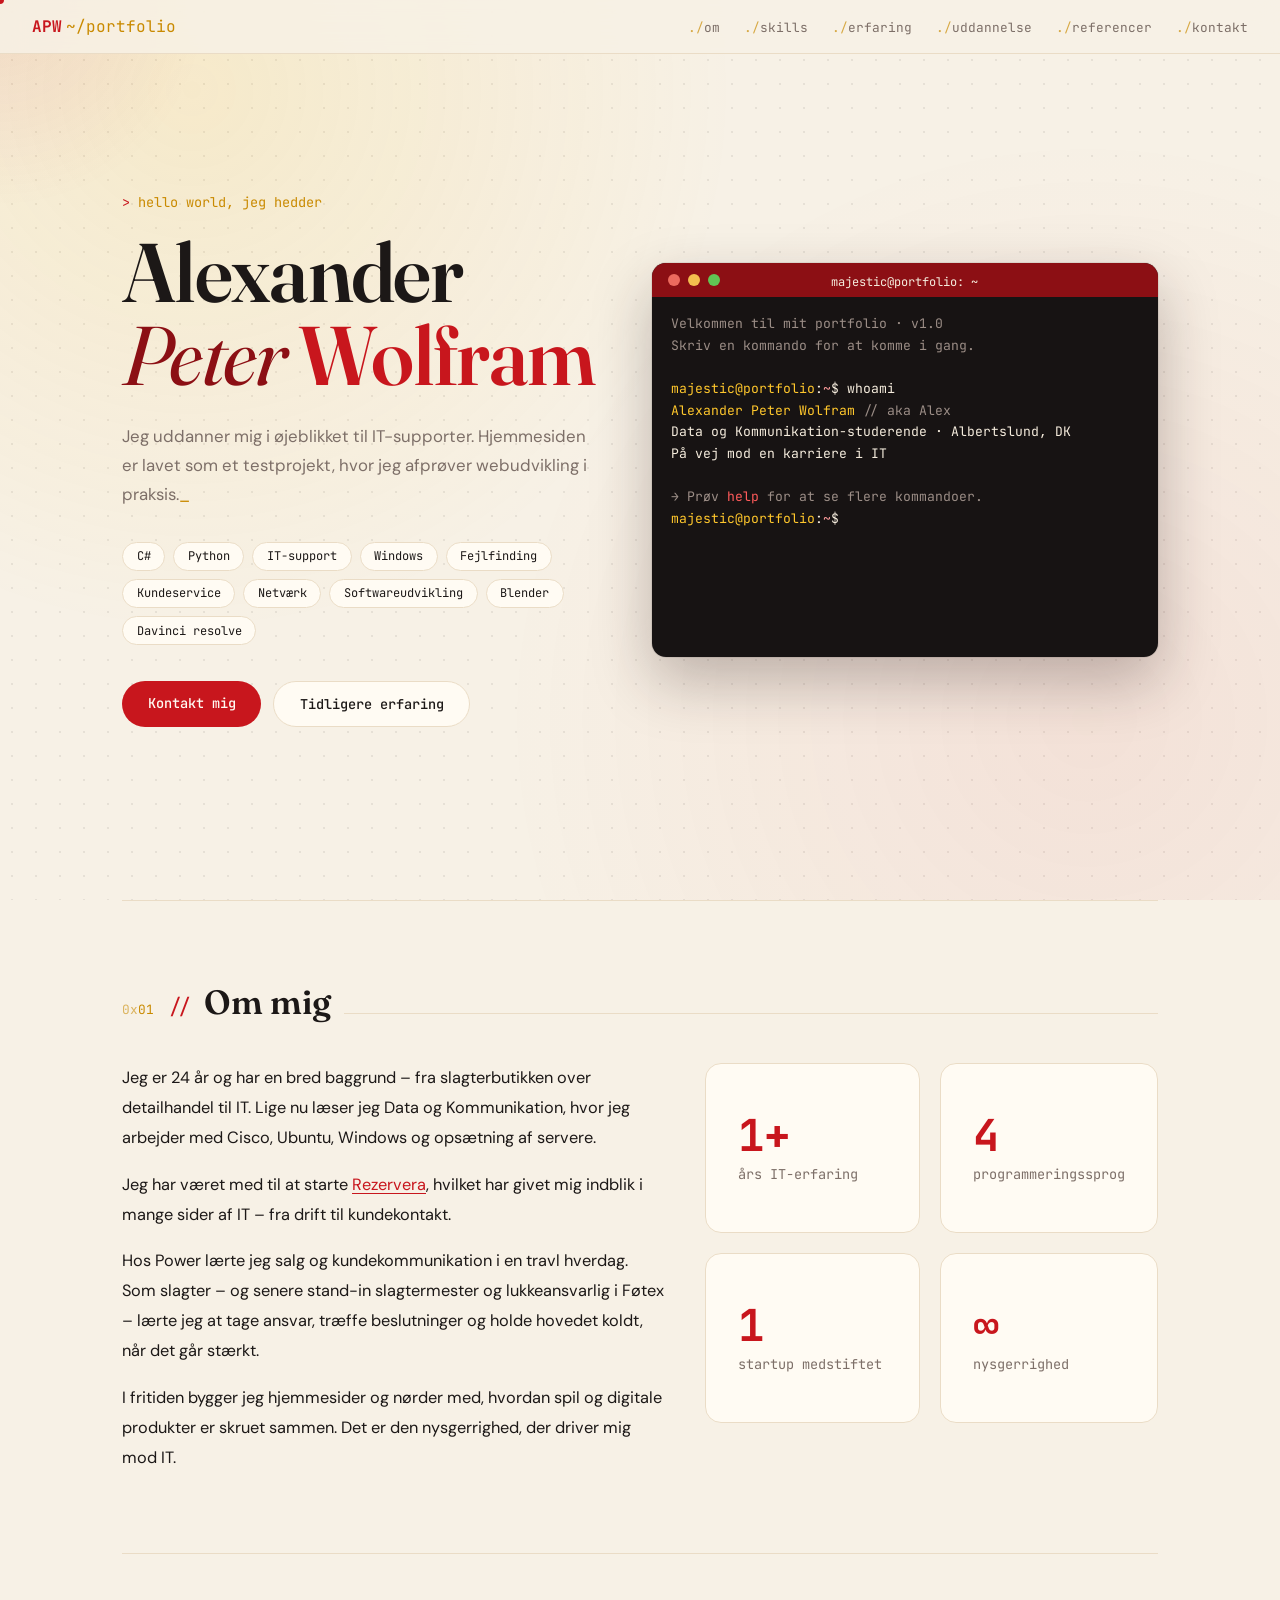
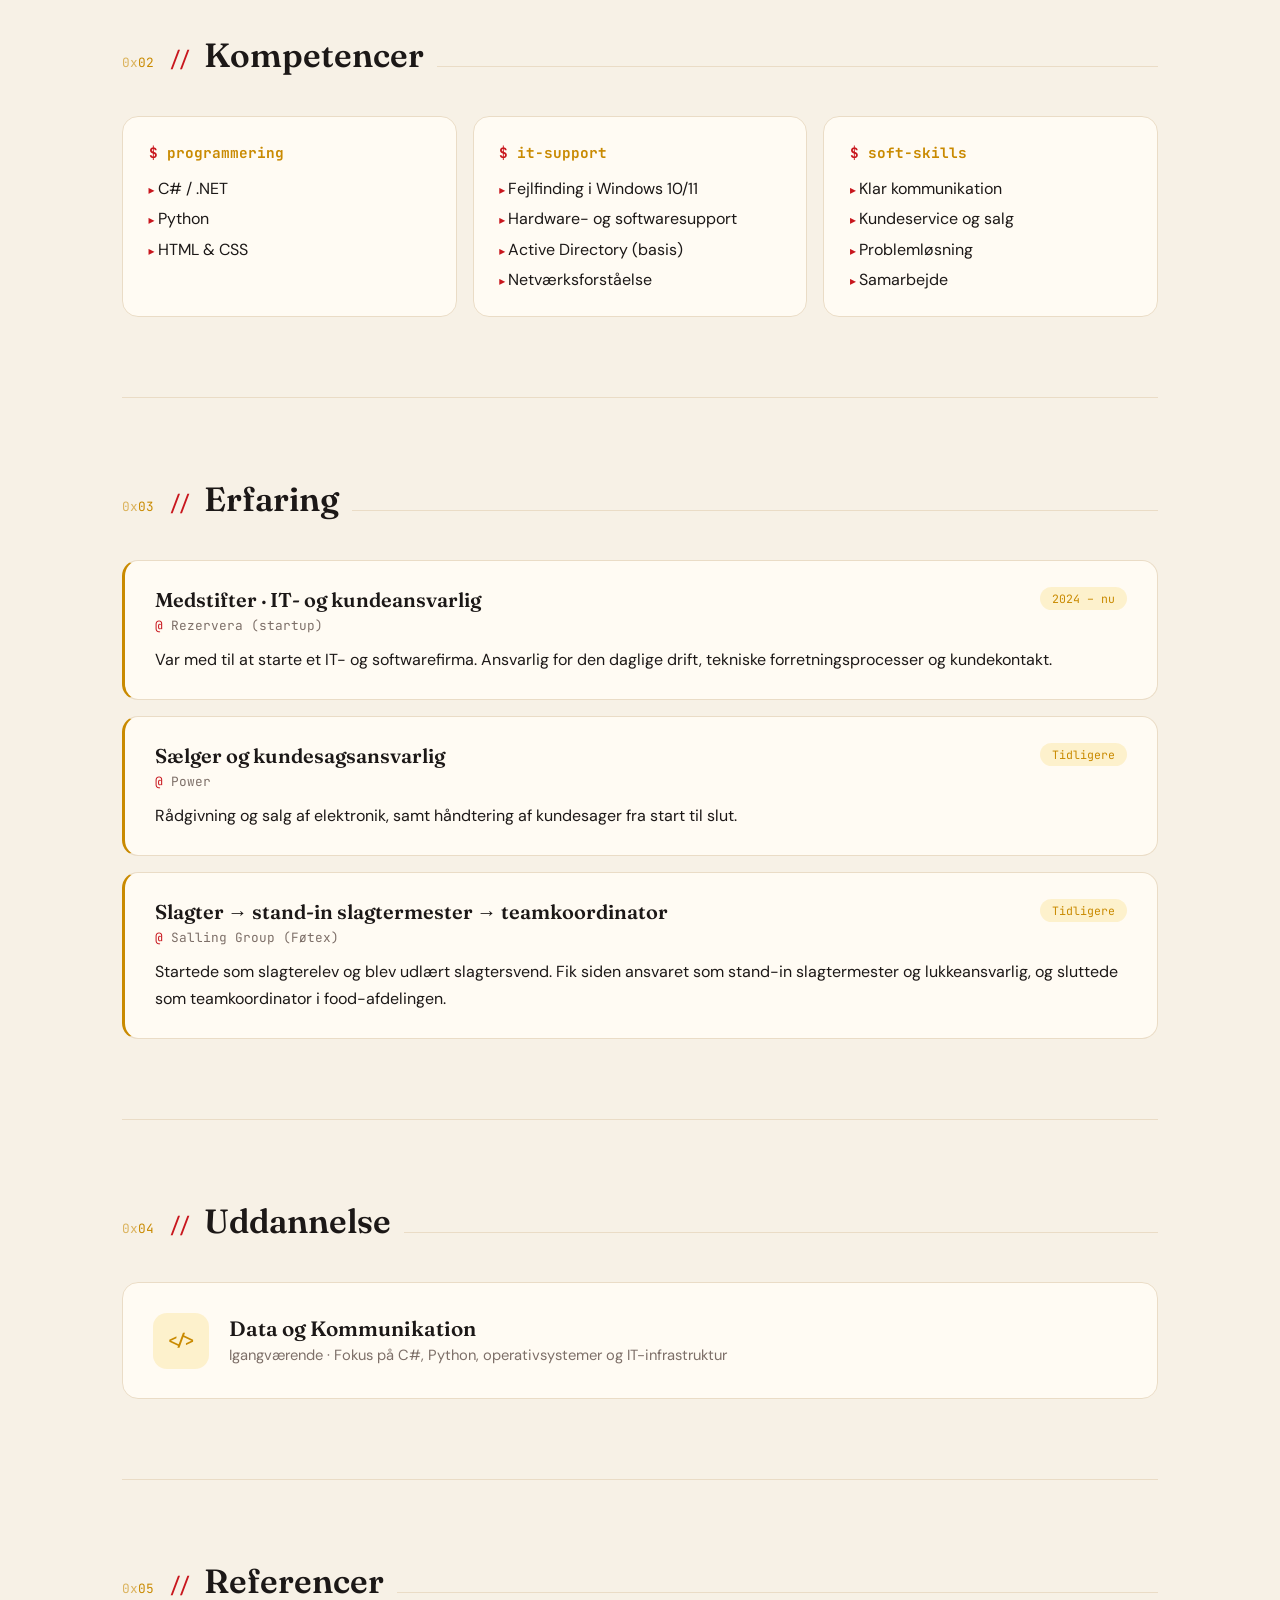
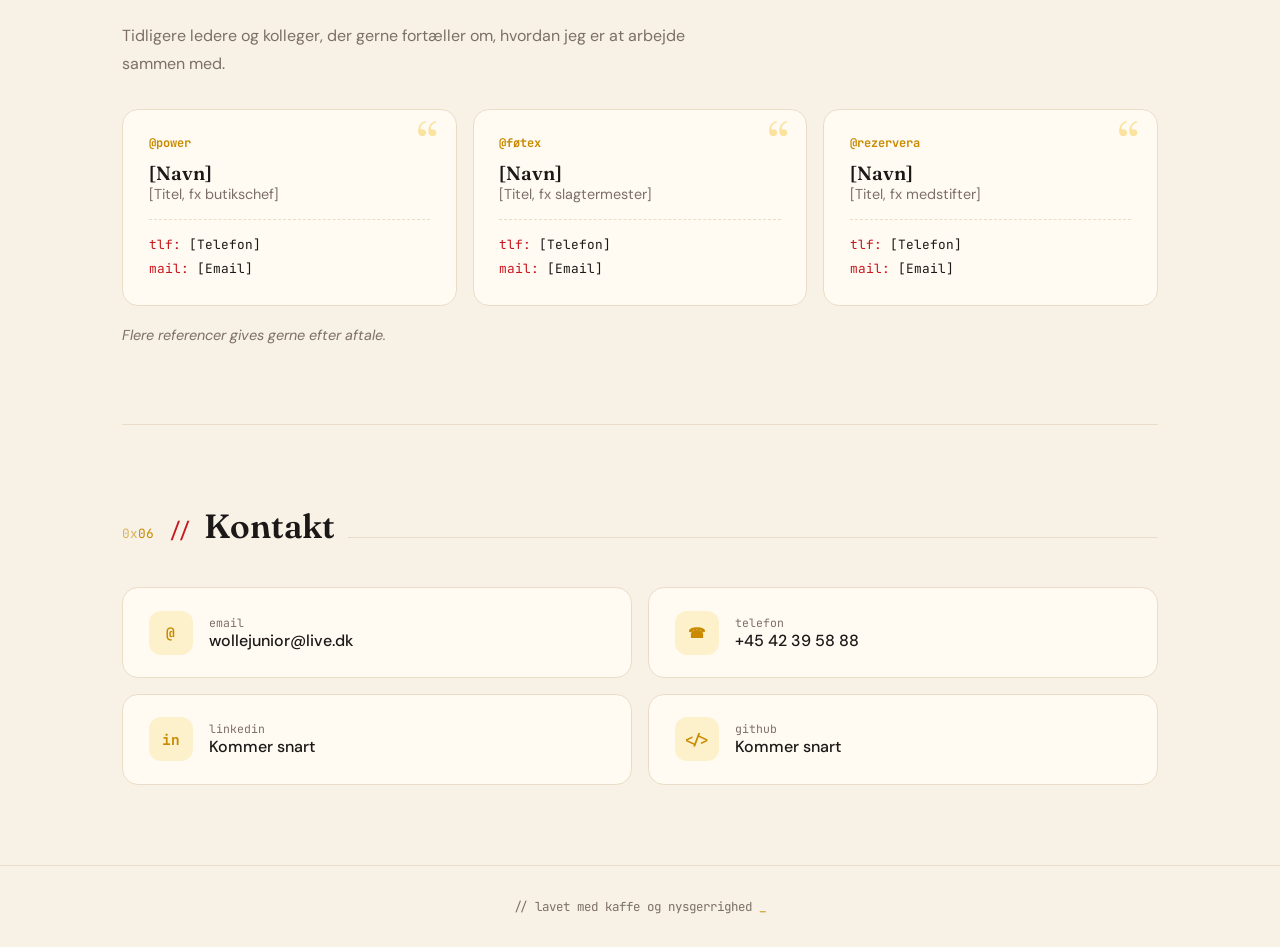
<file: index_html.html>
<!DOCTYPE html>
<html lang="da">
<head>
  <meta charset="UTF-8" />
  <meta name="viewport" content="width=device-width, initial-scale=1.0"/>
  <title>Alexander Peter Wolfram — CV</title>
  <link href="https://fonts.googleapis.com/css2?family=Fraunces:ital,opsz,wght@0,9..144,400;0,9..144,600;0,9..144,700;1,9..144,400&family=DM+Sans:wght@400;500;600&family=JetBrains+Mono:wght@400;500;700&display=swap" rel="stylesheet"/>
  <link rel="stylesheet" href="style.css"/>
</head>
<body>

<div class="cursor-glow" id="glow"></div>
<div class="custom-cursor" id="cursor"></div>
<div class="cursor-ring" id="cursorRing"></div>

<nav>
  <div class="nav-logo">APW<span>~/portfolio</span></div>
  <ul class="nav-links">
    <li><a href="#om">om</a></li>
    <li><a href="#skills">skills</a></li>
    <li><a href="#erfaring">erfaring</a></li>
    <li><a href="#uddannelse">uddannelse</a></li>
    <li><a href="#referencer">referencer</a></li>
    <li><a href="#kontakt">kontakt</a></li>
  </ul>
</nav>

<main>
  <div class="hero">
    <div>
      <p class="hero-pre">hello world, jeg hedder</p>
      <h1>Alexander<br><span class="line2">Peter</span> <span class="accent">Wolfram</span></h1>
      <p class="hero-desc">Jeg uddanner mig i øjeblikket til IT-supporter. Hjemmesiden er lavet som et testprojekt, hvor jeg afprøver webudvikling i praksis.<span class="blink">_</span></p>
      <div class="hero-tags">
        <span class="tag">C#</span> <span class="tag">Python</span> <span class="tag">IT-support</span> <span class="tag">Windows</span>
        <span class="tag">Fejlfinding</span> <span class="tag">Kundeservice</span> <span class="tag">Netværk</span>
        <span class="tag">Softwareudvikling</span> <span class="tag">Blender</span> <span class="tag">Davinci resolve</span>
      </div>
      <div class="hero-cta">
        <a href="#kontakt" class="btn btn-primary">Kontakt mig</a>
        <a href="#erfaring" class="btn btn-outline">Tidligere erfaring</a>
      </div>
    </div>

    <div class="terminal-wrap">
      <div class="terminal" id="terminal">
        <div class="term-bar">
          <span class="term-dot r"></span><span class="term-dot y"></span><span class="term-dot g"></span>
          <span class="term-title">majestic@portfolio: ~</span>
        </div>
        <div class="term-body" id="termBody">
          <div id="termOutput"></div>
          <div class="term-input-line" id="termInputLine" style="display:none">
            <span><span class="t-prompt">majestic@portfolio</span>:<span class="t-path">~</span>$</span>
            <input class="term-input" id="termInput" type="text" autocomplete="off" autocapitalize="off" spellcheck="false" aria-label="Terminal-kommando" />
          </div>
        </div>
      </div>
    </div>
  </div>

  <section id="om">
    <div class="section-header reveal"><span class="section-num">01</span><h2 class="section-title">Om mig</h2><div class="section-line"></div></div>
    <div class="about-grid">
      <div class="about-text reveal">
        <p>Jeg er 24 år og har en bred baggrund – fra slagterbutikken over detailhandel til IT. Lige nu læser jeg Data og Kommunikation, hvor jeg arbejder med Cisco, Ubuntu, Windows og opsætning af servere.</p>
        <p>Jeg har været med til at starte <a href="https://www.rezervera.com/" target="_blank">Rezervera</a>, hvilket har givet mig indblik i mange sider af IT – fra drift til kundekontakt.</p>
        <p>Hos Power lærte jeg salg og kundekommunikation i en travl hverdag. Som slagter – og senere stand-in slagtermester og lukkeansvarlig i Føtex – lærte jeg at tage ansvar, træffe beslutninger og holde hovedet koldt, når det går stærkt.</p>
        <p>I fritiden bygger jeg hjemmesider og nørder med, hvordan spil og digitale produkter er skruet sammen. Det er den nysgerrighed, der driver mig mod IT.</p>
      </div>
      <div class="about-stats reveal">
        <div class="stat-card"><div class="stat-num">1+</div><div class="stat-label">års IT-erfaring</div></div>
        <div class="stat-card"><div class="stat-num">4</div><div class="stat-label">programmeringssprog</div></div>
        <div class="stat-card"><div class="stat-num">1</div><div class="stat-label">startup medstiftet</div></div>
        <div class="stat-card"><div class="stat-num">∞</div><div class="stat-label">nysgerrighed</div></div>
      </div>
    </div>
  </section>

  <section id="skills">
    <div class="section-header reveal"><span class="section-num">02</span><h2 class="section-title">Kompetencer</h2><div class="section-line"></div></div>
    <div class="skills-grid">
      <div class="skill-group reveal">
        <div class="skill-group-title">programmering</div>
        <ul class="skill-list"><li>C# / .NET</li><li>Python</li><li>HTML &amp; CSS</li></ul>
      </div>
      <div class="skill-group reveal">
        <div class="skill-group-title">it-support</div>
        <ul class="skill-list"><li>Fejlfinding i Windows 10/11</li><li>Hardware- og softwaresupport</li><li>Active Directory (basis)</li><li>Netværksforståelse</li></ul>
      </div>
      <div class="skill-group reveal">
        <div class="skill-group-title">soft-skills</div>
        <ul class="skill-list"><li>Klar kommunikation</li><li>Kundeservice og salg</li><li>Problemløsning</li><li>Samarbejde</li></ul>
      </div>
    </div>
  </section>

  <section id="erfaring">
    <div class="section-header reveal"><span class="section-num">03</span><h2 class="section-title">Erfaring</h2><div class="section-line"></div></div>
    <div class="exp-list">
      <div class="exp-card reveal">
        <div class="exp-top"><div class="exp-title">Medstifter · IT- og kundeansvarlig</div><div class="exp-date">2024 – nu</div></div>
        <div class="exp-company">Rezervera (startup)</div>
        <div class="exp-desc">Var med til at starte et IT- og softwarefirma. Ansvarlig for den daglige drift, tekniske forretningsprocesser og kundekontakt.</div>
      </div>
      <div class="exp-card reveal">
        <div class="exp-top"><div class="exp-title">Sælger og kundesagsansvarlig</div><div class="exp-date">Tidligere</div></div>
        <div class="exp-company">Power</div>
        <div class="exp-desc">Rådgivning og salg af elektronik, samt håndtering af kundesager fra start til slut.</div>
      </div>
      <div class="exp-card reveal">
        <div class="exp-top"><div class="exp-title">Slagter → stand-in slagtermester → teamkoordinator</div><div class="exp-date">Tidligere</div></div>
        <div class="exp-company">Salling Group (Føtex)</div>
        <div class="exp-desc">Startede som slagterelev og blev udlært slagtersvend. Fik siden ansvaret som stand-in slagtermester og lukkeansvarlig, og sluttede som teamkoordinator i food-afdelingen.</div>
      </div>
    </div>
  </section>

  <section id="uddannelse">
    <div class="section-header reveal"><span class="section-num">04</span><h2 class="section-title">Uddannelse</h2><div class="section-line"></div></div>
    <div class="edu-card reveal">
      <div class="edu-icon">&lt;/&gt;</div>
      <div>
        <div class="edu-title">Data og Kommunikation</div>
        <div class="edu-sub">Igangværende · Fokus på C#, Python, operativsystemer og IT-infrastruktur</div>
      </div>
    </div>
  </section>

  <section id="referencer">
    <div class="section-header reveal"><span class="section-num">05</span><h2 class="section-title">Referencer</h2><div class="section-line"></div></div>
    <p class="section-intro reveal">Tidligere ledere og kolleger, der gerne fortæller om, hvordan jeg er at arbejde sammen med.</p>
    <div class="ref-grid">
      <!-- Kopiér et ref-card for at tilføje flere referencer -->
      <div class="ref-card reveal">
        <div class="ref-company">@power</div>
        <div class="ref-name">[Navn]</div>
        <div class="ref-role">[Titel, fx butikschef]</div>
        <div class="ref-contact"><span class="k">tlf:</span> [Telefon]<br><span class="k">mail:</span> [Email]</div>
      </div>
      <div class="ref-card reveal">
        <div class="ref-company">@føtex</div>
        <div class="ref-name">[Navn]</div>
        <div class="ref-role">[Titel, fx slagtermester]</div>
        <div class="ref-contact"><span class="k">tlf:</span> [Telefon]<br><span class="k">mail:</span> [Email]</div>
      </div>
      <div class="ref-card reveal">
        <div class="ref-company">@rezervera</div>
        <div class="ref-name">[Navn]</div>
        <div class="ref-role">[Titel, fx medstifter]</div>
        <div class="ref-contact"><span class="k">tlf:</span> [Telefon]<br><span class="k">mail:</span> [Email]</div>
      </div>
    </div>
    <p class="ref-note reveal">Flere referencer gives gerne efter aftale.</p>
  </section>

  <section id="kontakt">
    <div class="section-header reveal"><span class="section-num">06</span><h2 class="section-title">Kontakt</h2><div class="section-line"></div></div>
    <div class="contact-grid">
      <a href="mailto:din@email.dk" class="contact-card reveal">
        <div class="contact-icon">@</div>
        <div><div class="contact-label">email</div><div class="contact-value">wollejunior@live.dk</div></div>
      </a>
      <a href="tel:+4500000000" class="contact-card reveal">
        <div class="contact-icon">☎</div>
        <div><div class="contact-label">telefon</div><div class="contact-value">+45 42 39 58 88</div></div>
      </a>
      <a href="https://linkedin.com/in/dit-navn" target="_blank" class="contact-card reveal">
        <div class="contact-icon">in</div>
        <div><div class="contact-label">linkedin</div><div class="contact-value">Kommer snart</div></div>
      </a>
      <a href="https://github.com/dit-navn" target="_blank" class="contact-card reveal">
        <div class="contact-icon">&lt;/&gt;</div>
        <div><div class="contact-label">github</div><div class="contact-value">Kommer snart</div></div>
      </a>
    </div>
  </section>
</main>

<footer><p>// lavet med kaffe og nysgerrighed <span class="blink">_</span></p></footer>

<script src="script.js"></script>
</body>
</html>
</file>
<file: style.css>
/* ===== FARVER & FONTE ===== */
:root {
  --bg: #f7f1e6; --surface: #fffbf3; --border: #eadcc6;
  --accent: #c8161d; --accent-soft: rgba(200,22,29,0.08);
  --accent2: #8c0f14; --accent3: #f2b705;
  --it: #c98a00; --it-soft: rgba(242,183,5,0.16);
  --text: #1c1817; --muted: #7d6f68;

  --term-bg: #171313; --term-bar: #8c0f14; --term-text: #f5ecdd;
  --term-green: #ffc72c; --term-orange: #ff5b5b; --term-yellow: #ffe39a; --term-muted: #9b8d86;

  --serif: 'Fraunces', Georgia, serif;
  --sans: 'DM Sans', system-ui, sans-serif;
  --mono: 'JetBrains Mono', ui-monospace, monospace;
  --radius: 16px;
}

* { margin: 0; padding: 0; box-sizing: border-box; }
html { scroll-behavior: smooth; }
body { background: var(--bg); color: var(--text); font-family: var(--sans); min-height: 100vh; overflow-x: hidden; }

/* Prikmønster + bløde pletter i baggrunden */
body::before {
  content: ''; position: fixed; inset: 0; pointer-events: none; z-index: 0;
  background:
    radial-gradient(circle at 15% 10%, rgba(242,183,5,0.12), transparent 40%),
    radial-gradient(circle at 85% 80%, rgba(200,22,29,0.07), transparent 45%),
    radial-gradient(rgba(42,26,25,0.08) 1px, transparent 1px);
  background-size: auto, auto, 24px 24px;
}

/* ===== NETVÆRKS-BAGGRUND ===== */
#bgNet {
  position: fixed; inset: 0; width: 100%; height: 100%;
  z-index: 0; pointer-events: none; /* ligger bag indholdet og blokerer ikke klik */
}

/* ===== MUS: prik + ring der glider efter ===== */
.cursor-glow {
  position: fixed; width: 420px; height: 420px; border-radius: 50%; pointer-events: none; z-index: 1;
  background: radial-gradient(circle, rgba(200,22,29,0.09) 0%, transparent 70%);
  transform: translate(-50%, -50%); transition: left 0.15s, top 0.15s;
}
.custom-cursor, .cursor-ring { position: fixed; top: 0; left: 0; border-radius: 50%; pointer-events: none; z-index: 9999; }
.custom-cursor { width: 8px; height: 8px; margin: -4px 0 0 -4px; background: var(--accent); }
.cursor-ring {
  width: 36px; height: 36px; margin: -18px 0 0 -18px; border: 1.5px solid var(--it);
  transition: width 0.25s, height 0.25s, margin 0.25s, background 0.25s, border-color 0.25s, opacity 0.25s;
}
.cursor-ring.hover { width: 60px; height: 60px; margin: -30px 0 0 -30px; background: var(--it-soft); border-color: var(--accent); }
.cursor-ring.down { width: 24px; height: 24px; margin: -12px 0 0 -12px; }
.cursor-hidden .custom-cursor, .cursor-hidden .cursor-ring { opacity: 0; }
@media (hover: hover) and (pointer: fine) { * { cursor: none; } input { cursor: text; } }
@media (hover: none) { .custom-cursor, .cursor-ring, .cursor-glow { display: none; } }

/* ===== NAV ===== */
nav {
  position: fixed; top: 0; left: 0; right: 0; z-index: 50; padding: 1rem 2rem;
  display: flex; justify-content: space-between; align-items: center;
  background: rgba(247,241,230,0.85); backdrop-filter: blur(12px); border-bottom: 1px solid var(--border);
}
.nav-logo { font-family: var(--mono); font-weight: 700; color: var(--accent); }
.nav-logo span { color: var(--it); font-weight: 400; margin-left: 4px; }
.nav-links { display: flex; gap: 1.5rem; list-style: none; }
.nav-links a { font-family: var(--mono); font-size: 0.8rem; color: var(--muted); text-decoration: none; transition: color 0.2s; }
.nav-links a::before { content: './'; color: var(--it); opacity: 0.7; }
.nav-links a:hover { color: var(--accent); }

main { position: relative; z-index: 2; max-width: 1100px; margin: 0 auto; padding: 0 2rem; }

/* ===== HERO ===== */
.hero {
  min-height: 100vh; display: grid; grid-template-columns: 1fr 1.05fr; gap: 3rem;
  align-items: center; padding: 100px 0 5rem;
}
.hero-pre { font-family: var(--mono); font-size: 0.85rem; color: var(--it); margin-bottom: 1.25rem; }
.hero-pre::before { content: '> '; color: var(--accent); }
.hero h1 { font-family: var(--serif); font-size: clamp(3rem, 6.5vw, 5.5rem); font-weight: 600; line-height: 1; letter-spacing: -0.02em; margin-bottom: 1.5rem; }
.hero h1 .line2 { font-style: italic; font-weight: 400; color: var(--accent2); }
.hero h1 .accent { color: var(--accent); }
.hero-desc { max-width: 480px; font-size: 1.05rem; line-height: 1.75; color: var(--muted); margin-bottom: 2rem; }
.hero-tags { display: flex; flex-wrap: wrap; gap: 0.5rem; margin-bottom: 2.25rem; }
.hero-cta { display: flex; flex-wrap: wrap; gap: 0.75rem; }

/* Fade-in på hero-elementerne, én efter én */
.hero-pre, .hero h1, .hero-desc, .hero-tags, .hero-cta, .terminal-wrap { opacity: 0; animation: fadeUp 0.7s ease forwards; }
.hero h1 { animation-delay: 0.15s; } .hero-desc { animation-delay: 0.3s; }
.hero-tags { animation-delay: 0.45s; } .hero-cta { animation-delay: 0.6s; } .terminal-wrap { animation-delay: 0.4s; }

.tag {
  font-family: var(--mono); font-size: 0.75rem; padding: 0.35rem 0.85rem; border-radius: 999px;
  border: 1px solid var(--border); background: var(--surface); transition: all 0.2s;
}
.tag:hover { border-color: var(--it); color: var(--it); background: var(--it-soft); }

.btn { padding: 0.8rem 1.6rem; font-family: var(--mono); font-size: 0.85rem; font-weight: 500; text-decoration: none; border-radius: 999px; transition: all 0.2s; }
.btn-primary { background: var(--accent); color: #fffbf3; }
.btn-primary:hover { background: #a00f15; transform: translateY(-2px); box-shadow: 0 8px 20px rgba(200,22,29,0.3); }
.btn-outline { border: 1px solid var(--border); color: var(--text); background: var(--surface); }
.btn-outline:hover { border-color: var(--it); color: var(--it); }

/* ===== TERMINAL ===== */
.terminal {
  background: var(--term-bg); border-radius: 14px; overflow: hidden; font-family: var(--mono); font-size: 0.82rem;
  box-shadow: 0 24px 60px rgba(42,26,25,0.28), 0 0 0 1px rgba(42,26,25,0.08);
}
.term-bar { background: var(--term-bar); padding: 0.7rem 1rem; display: flex; gap: 0.5rem; position: relative; }
.term-dot { width: 12px; height: 12px; border-radius: 50%; }
.term-dot.r { background: #ec6a5e; } .term-dot.y { background: #f4bf4f; } .term-dot.g { background: #61c554; }
.term-title { position: absolute; left: 50%; transform: translateX(-50%); color: #f5ecdd; font-size: 0.75rem; }
.term-body {
  height: 360px; overflow-y: auto; padding: 1rem 1.2rem 1.2rem; color: var(--term-text); line-height: 1.65;
  scrollbar-width: thin; scrollbar-color: #3d2828 transparent;
}
.term-line { white-space: pre-wrap; word-break: break-word; }
.t-prompt, .t-green { color: var(--term-green); }
.t-path { color: #ff9d9d; }
.t-key { color: var(--term-orange); }
.t-val, .term-body a { color: var(--term-yellow); }
.t-muted { color: var(--term-muted); }
.t-err { color: #ff7b72; }
.term-input-line { display: flex; align-items: center; gap: 0.5ch; }
.term-input {
  flex: 1; min-width: 0; background: transparent; border: none; outline: none;
  color: var(--term-text); font: inherit; caret-color: var(--term-green);
}

/* ===== SEKTIONER ===== */
section { padding: 5rem 0; border-top: 1px solid var(--border); }
.section-header { display: flex; align-items: baseline; gap: 0.85rem; margin-bottom: 2.5rem; }
.section-num { font-family: var(--mono); font-size: 0.8rem; color: var(--it); }
.section-num::before { content: '0x'; opacity: 0.6; }
.section-title { font-family: var(--serif); font-size: 2.1rem; font-weight: 600; }
.section-title::before { content: '// '; font-family: var(--mono); font-size: 1.3rem; font-weight: 400; color: var(--accent); }
.section-line { flex: 1; height: 1px; background: var(--border); }
.section-intro { color: var(--muted); line-height: 1.7; max-width: 600px; margin: -1.25rem 0 2rem; }

/* Fælles stil for alle kort */
.stat-card, .skill-group, .exp-card, .edu-card, .ref-card, .contact-card, .proj-card {
  background: var(--surface); border: 1px solid var(--border); border-radius: var(--radius); transition: all 0.2s;
}
.stat-card:hover, .skill-group:hover, .ref-card:hover { transform: translateY(-3px); }

.about-grid { display: grid; grid-template-columns: 1.2fr 1fr; gap: 2.5rem; }
.about-text { font-size: 1.02rem; line-height: 1.85; }
.about-text p + p { margin-top: 1rem; }
.about-text a { color: var(--accent); text-underline-offset: 3px; }
.about-stats { display: grid; grid-template-columns: 1fr 1fr; gap: 1.25rem; align-content: start; }
.stat-card { padding: 2.5rem 2rem; min-height: 170px; display: flex; flex-direction: column; justify-content: center; }
.stat-card:hover { border-color: var(--it); }
.stat-num { font-family: var(--mono); font-size: 2.75rem; font-weight: 700; color: var(--accent); line-height: 1; margin-bottom: 0.5rem; }
.stat-label { font-family: var(--mono); font-size: 0.85rem; color: var(--muted); }

.skills-grid { display: grid; grid-template-columns: repeat(3, 1fr); gap: 1rem; }
.skill-group { padding: 1.6rem; }
.skill-group:hover { border-color: var(--it); box-shadow: 0 10px 28px rgba(242,183,5,0.18); }
.skill-group-title { font-family: var(--mono); font-size: 0.9rem; font-weight: 700; color: var(--it); margin-bottom: 1rem; }
.skill-group-title::before { content: '$ '; color: var(--accent); }
.skill-list { list-style: none; display: flex; flex-direction: column; gap: 0.6rem; }
.skill-list li::before { content: '▸ '; color: var(--accent); font-size: 0.75rem; }

.exp-list { display: flex; flex-direction: column; gap: 1rem; }
.exp-card { border-left: 3px solid var(--it); padding: 1.6rem 1.85rem; }
.exp-card:hover { border-color: var(--accent); transform: translateX(4px); }
.exp-top { display: flex; justify-content: space-between; align-items: flex-start; gap: 1rem; margin-bottom: 0.35rem; }
.exp-title { font-family: var(--serif); font-size: 1.25rem; font-weight: 600; }
.exp-date { font-family: var(--mono); font-size: 0.72rem; color: var(--it); background: var(--it-soft); padding: 0.25rem 0.75rem; border-radius: 999px; white-space: nowrap; }
.exp-company { font-family: var(--mono); font-size: 0.8rem; color: var(--muted); margin-bottom: 0.75rem; }
.exp-company::before { content: '@ '; color: var(--accent); }
.exp-desc { line-height: 1.7; }

.edu-card { padding: 1.85rem; display: flex; gap: 1.25rem; align-items: center; }
.edu-card:hover, .ref-card:hover { border-color: var(--accent3); }
.edu-icon, .contact-icon {
  font-family: var(--mono); font-weight: 700; color: var(--it); background: var(--it-soft);
  display: grid; place-items: center; flex-shrink: 0; width: 56px; height: 56px; border-radius: 14px;
}
.edu-title { font-family: var(--serif); font-size: 1.3rem; font-weight: 600; margin-bottom: 0.25rem; }
.edu-sub { font-size: 0.92rem; color: var(--muted); }

.ref-grid { display: grid; grid-template-columns: repeat(auto-fit, minmax(260px, 1fr)); gap: 1rem; }
.ref-card { padding: 1.6rem; position: relative; }
.ref-card::before {
  content: '“'; position: absolute; top: 0.4rem; right: 1.1rem; line-height: 1;
  font-family: var(--serif); font-size: 3.5rem; color: var(--accent3); opacity: 0.35;
}
.ref-company { font-family: var(--mono); font-size: 0.75rem; font-weight: 700; color: var(--it); margin-bottom: 0.6rem; }
.ref-name { font-family: var(--serif); font-size: 1.2rem; font-weight: 600; }
.ref-role { font-size: 0.9rem; color: var(--muted); margin-bottom: 1rem; }
.ref-contact { font-family: var(--mono); font-size: 0.8rem; line-height: 1.8; border-top: 1px dashed var(--border); padding-top: 0.85rem; }
.ref-contact .k { color: var(--accent); }
.ref-note { margin-top: 1.25rem; font-size: 0.9rem; color: var(--muted); font-style: italic; }

.contact-grid { display: grid; grid-template-columns: 1fr 1fr; gap: 1rem; }
.contact-card { padding: 1.4rem 1.6rem; display: flex; align-items: center; gap: 1rem; text-decoration: none; color: var(--text); }
.contact-card:hover { border-color: var(--it); transform: translateY(-2px); }
.contact-icon { width: 44px; height: 44px; border-radius: 12px; font-size: 0.9rem; }
.contact-label { font-family: var(--mono); font-size: 0.72rem; color: var(--muted); }
.contact-value { font-weight: 500; }

footer { position: relative; z-index: 2; border-top: 1px solid var(--border); padding: 2rem; text-align: center; font-family: var(--mono); font-size: 0.78rem; color: var(--muted); }

/* ===== PROJEKTER (galleri man bladrer i) ===== */
.proj-controls { display: flex; gap: 0.5rem; }
.proj-btn {
  width: 40px; height: 40px; border-radius: 50%; border: 1px solid var(--border); background: var(--surface);
  font-size: 1rem; color: var(--text); transition: all 0.2s;
}
.proj-btn:hover:not(:disabled) { border-color: var(--accent); color: #fffbf3; background: var(--accent); }
.proj-btn:disabled { opacity: 0.35; }

.proj-track {
  display: flex; gap: 1.25rem; overflow-x: auto; scroll-snap-type: x mandatory; scroll-behavior: smooth;
  padding: 0.5rem 0.25rem 1.5rem; margin: -0.5rem -0.25rem 0; /* plads til hover-løft og skygge */
  scrollbar-width: thin; scrollbar-color: var(--border) transparent;
}
.proj-track.dragging { scroll-snap-type: none; scroll-behavior: auto; user-select: none; }
.proj-track.dragging img { pointer-events: none; }

.proj-card { flex: 0 0 320px; scroll-snap-align: start; overflow: hidden; }
.proj-card:hover { border-color: var(--accent); transform: translateY(-4px); box-shadow: 0 14px 32px rgba(200,22,29,0.12); }
/* Billede eller pladsholder: samme størrelse uanset format */
.proj-card img, .proj-thumb { width: 100%; aspect-ratio: 16 / 10; object-fit: cover; display: block; border-bottom: 1px solid var(--border); }
.proj-card img.contain { object-fit: contain; background: var(--term-bg); } /* til høje billeder */
.proj-thumb {
  display: grid; place-items: center; font-family: var(--mono); font-size: 0.9rem; color: var(--term-green);
  background: var(--term-bg) radial-gradient(rgba(255,255,255,0.06) 1px, transparent 1px) 0 0 / 16px 16px;
}
.proj-body { padding: 1.4rem 1.6rem; }
.proj-tags { font-family: var(--mono); font-size: 0.72rem; color: var(--it); margin-bottom: 0.5rem; }
.proj-title { font-family: var(--serif); font-size: 1.25rem; font-weight: 600; margin-bottom: 0.4rem; }
.proj-desc { color: var(--muted); line-height: 1.65; }
@media (max-width: 768px) { .proj-card { flex-basis: 85%; } }

/* ===== ANIMATIONER ===== */
.blink { color: var(--it); animation: blink 1.2s step-end infinite; }
@keyframes blink { 50% { opacity: 0; } }
@keyframes fadeUp { from { opacity: 0; transform: translateY(20px); } to { opacity: 1; transform: none; } }
.reveal { opacity: 0; transform: translateY(24px); transition: opacity 0.7s ease, transform 0.7s ease; }
.reveal.visible { opacity: 1; transform: none; }

/* ===== MOBIL ===== */
@media (max-width: 900px) { .hero { grid-template-columns: 1fr; gap: 2.5rem; } }
@media (max-width: 768px) {
  main { padding: 0 1rem; } nav { padding: 1rem; } .nav-links { display: none; }
  .about-grid, .skills-grid, .contact-grid { grid-template-columns: 1fr; }
  .hero h1 { font-size: clamp(2.5rem, 12vw, 4rem); }
  .term-body { height: 300px; }
  .exp-top { flex-direction: column; gap: 0.5rem; }
}
</file>
